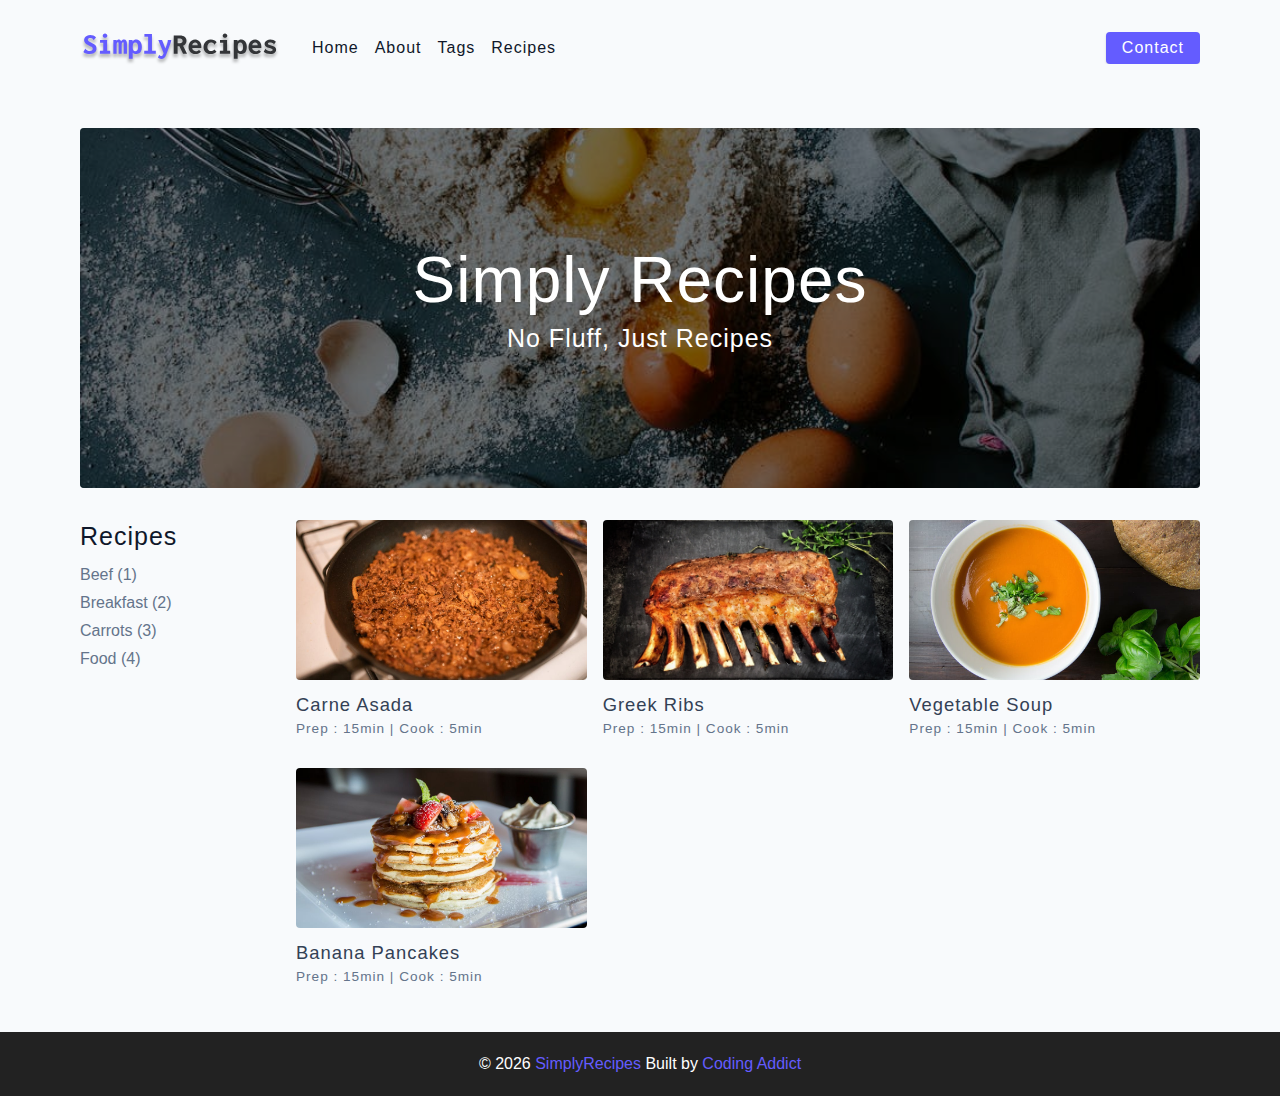
<file: final/index.html>
<!DOCTYPE html>
<html lang="en">
  <head>
    <meta charset="UTF-8" />
    <meta http-equiv="X-UA-Compatible" content="IE=edge" />
    <meta name="viewport" content="width=device-width, initial-scale=1.0" />
    <title>Simply Recipes || Final</title>
    <!-- favicon -->
    <link rel="shortcut icon" href="./assets/favicon.ico" type="image/x-icon" />
    <!-- normalize -->
    <link rel="stylesheet" href="./css/normalize.css" />
    <!-- font-awesome -->
    <link
      rel="stylesheet"
      href="https://cdnjs.cloudflare.com/ajax/libs/font-awesome/5.14.0/css/all.min.css"
    />
    <!-- main css -->
    <link rel="stylesheet" href="./css/main.css" />
  </head>
  <body>
    <!-- nav  -->
    <nav class="navbar">
      <div class="nav-center">
        <div class="nav-header">
          <a href="index.html" class="nav-logo">
            <img src="./assets/logo.svg" alt="simply recipes" />
          </a>
          <button class="nav-btn btn">
            <i class="fas fa-align-justify"></i>
          </button>
        </div>
        <div class="nav-links">
          <a href="index.html" class="nav-link"> home </a>
          <a href="about.html" class="nav-link"> about </a>
          <a href="tags.html" class="nav-link"> tags </a>
          <a href="recipes.html" class="nav-link"> recipes </a>

          <div class="nav-link contact-link">
            <a href="contact.html" class="btn"> contact </a>
          </div>
        </div>
      </div>
    </nav>
    <!-- end of nav -->
    <!-- main -->
    <main class="page">
      <!-- header -->
      <header class="hero">
        <div class="hero-container">
          <div class="hero-text">
            <h1>simply recipes</h1>
            <h4>no fluff, just recipes</h4>
          </div>
        </div>
      </header>
      <!-- end of header -->
      <section class="recipes-container">
        <!-- tag container -->
        <div class="tags-container">
          <h4>recipes</h4>
          <div class="tags-list">
            <a href="tag-template.html">Beef (1)</a>
            <a href="tag-template.html">Breakfast (2)</a>
            <a href="tag-template.html">Carrots (3)</a>
            <a href="tag-template.html">Food (4)</a>
          </div>
        </div>
        <!-- end of tag container -->
        <!-- recipes list -->
        <div class="recipes-list">
          <!-- single recipe -->
          <a href="single-recipe.html" class="recipe">
            <img
              src="./assets/recipes/recipe-1.jpeg"
              class="img recipe-img"
              alt=""
            />
            <h5>Carne Asada</h5>
            <p>Prep : 15min | Cook : 5min</p>
          </a>
          <!-- end of single recipe -->
          <!-- single recipe -->
          <a href="single-recipe.html" class="recipe">
            <img
              src="./assets/recipes/recipe-2.jpeg"
              class="img recipe-img"
              alt=""
            />
            <h5>Greek Ribs</h5>
            <p>Prep : 15min | Cook : 5min</p>
          </a>
          <!-- end of single recipe -->
          <!-- single recipe -->
          <a href="single-recipe.html" class="recipe">
            <img
              src="./assets/recipes/recipe-3.jpeg"
              class="img recipe-img"
              alt=""
            />
            <h5>Vegetable Soup</h5>
            <p>Prep : 15min | Cook : 5min</p>
          </a>
          <!-- end of single recipe -->
          <!-- single recipe -->
          <a href="single-recipe.html" class="recipe">
            <img
              src="./assets/recipes/recipe-4.jpeg"
              class="img recipe-img"
              alt=""
            />
            <h5>Banana Pancakes</h5>
            <p>Prep : 15min | Cook : 5min</p>
          </a>
          <!-- end of single recipe -->
        </div>
        <!-- end of recipes list -->
      </section>
    </main>
    <!-- end of main -->
    <!-- footer -->
    <footer class="page-footer">
      <p>
        &copy; <span id="date"></span>
        <span class="footer-logo">SimplyRecipes</span> Built by
        <a href="https://www.johnsmilga.com/">Coding Addict</a>
      </p>
    </footer>
    <script src="./js/app.js"></script>
  </body>
</html>
</file>
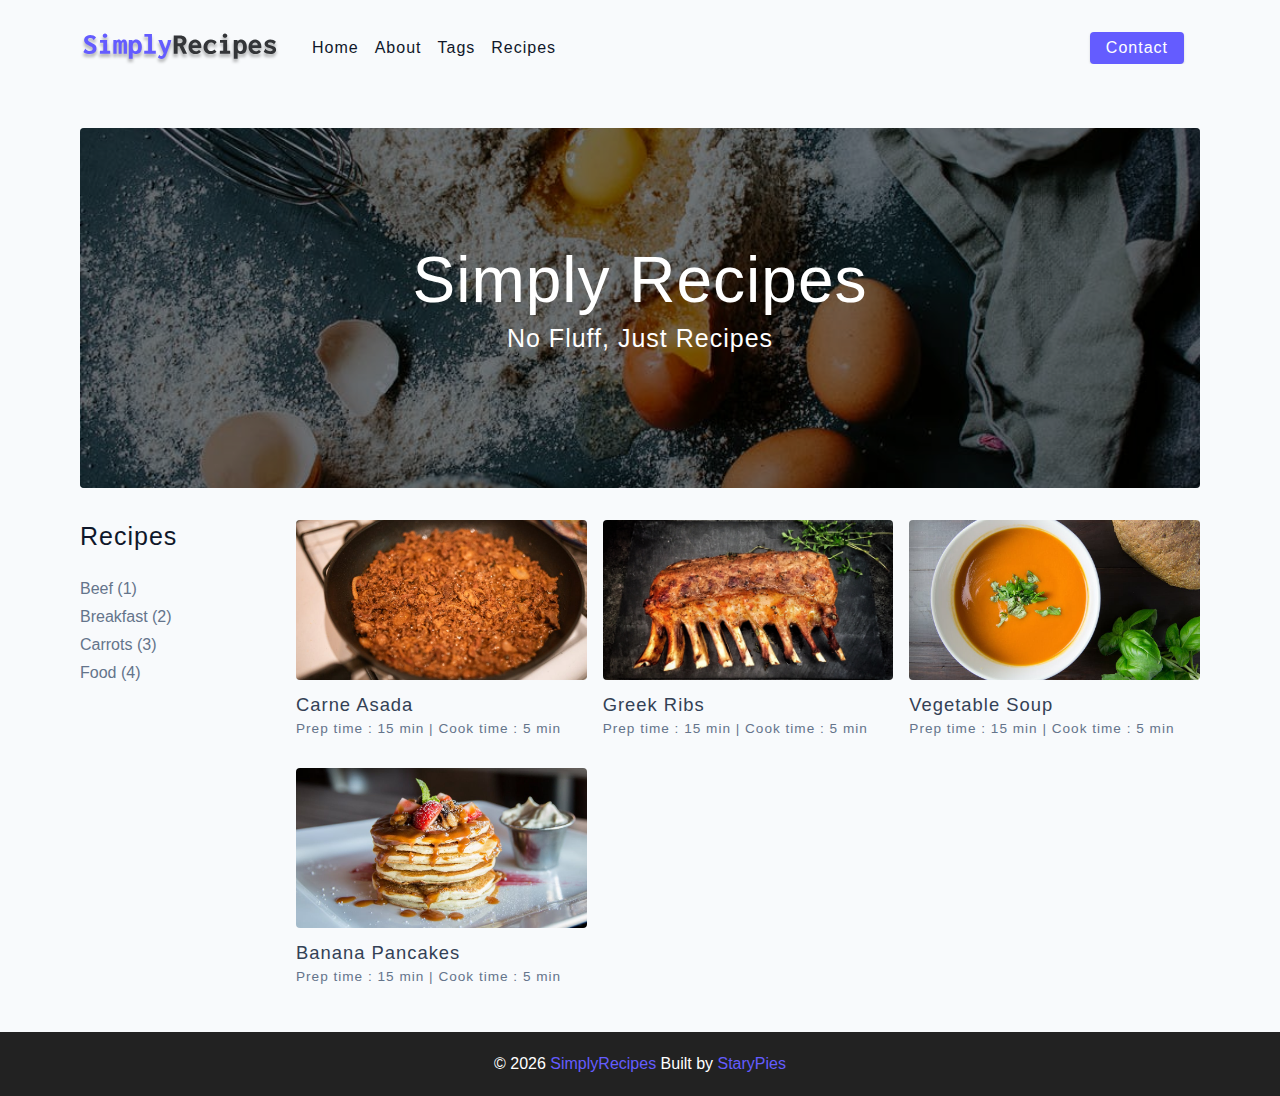
<file: starter/index.html>
<!DOCTYPE html>
<html lang="en">
  <head>
    <meta charset="UTF-8" />
    <meta http-equiv="X-UA-Compatible" content="IE=edge" />
    <meta name="viewport" content="width=device-width, initial-scale=1.0" />
    <title>Simply Recipes || Starter</title>
    <!-- favicon -->
    <link rel="shortcut icon" href="./assets/favicon.ico" type="image/x-icon" />
    <!-- normalize -->
    <link rel="stylesheet" href="./css/normalize.css" />
    <!-- font-awesome -->
    <link
      rel="stylesheet"
      href="https://cdnjs.cloudflare.com/ajax/libs/font-awesome/5.14.0/css/all.min.css"
    />
    <!-- main css -->
    <link rel="stylesheet" href="./css/main.css" />
  </head>
  <body>
   <!-- nav -->
    <nav class= "navbar">
      <div class="nav-center">
        <!-- header -->
        <div class= "nav-header">
          <a href="index.html" class= "nav-logo">
            <img src="./assets/logo.svg" alt= "simply recipes" />
          </a>
          <button type="button" class="btn nav-btn">
            <i class="fas fa-align-justify"></i>
          </button>
        </div>
        <!-- links -->
        <div class= "nav-links">
          <a href="index.html" class="nav-link">home</a>
          <a href="about.html" class="nav-link">about</a>
          <a href="tags.html" class="nav-link">tags</a>
          <a href="recipes.html" class="nav-link">recipes</a>
          <div class="nav-link contact-link">
            <a href="contact.html" class="btn">contact</a>
          </div>
        </div>
      </div>
    </nav>
   <!-- end nav -->
   <!-- main -->
    <main class="page">
      <!-- header -->
      <header class="hero">
        <div class="hero-container">
          <div class="hero-text">
            <h1>simply recipes</h1>
            <h4>no fluff, just recipes</h4>
          </div>
        </div>
      </header>
      <!-- end header -->
      <!-- recipes container -->
      <section class="recipes-container">
        <!-- tags container -->
          <div class="tags-container">
            <h4>recipes</h4>
            <div class="tags-list">
              <a href="tag-template.html"> Beef (1) </a>
              <a href="tag-template.html"> Breakfast (2) </a>
              <a href="tag-template.html"> Carrots (3) </a>
              <a href="tag-template.html"> Food (4) </a>
            </div>
          </div>
        <!-- end tags container -->

        <!-- recipes list -->
          <div class="recipes-list">
            <!-- single recipe -->
              <a href="single-recipe.html" class="recipe">
                <img src="./assets/recipes/recipe-1.jpeg" alt="food" class="img recipe-img"/>
                <h5> carne asada </h5>
                <p>Prep time : 15 min | Cook time : 5 min</p>
              </a>
            <!-- end single recipe -->
            <!-- single recipe -->
            <a href="single-recipe.html" class="recipe">
              <img src="./assets/recipes/recipe-2.jpeg" alt="food" class="img recipe-img"/>
              <h5> greek ribs </h5>
              <p>Prep time : 15 min | Cook time : 5 min</p>
            </a>
          <!-- end single recipe -->
          <!-- single recipe -->
            <a href="single-recipe.html" class="recipe">
              <img src="./assets/recipes/recipe-3.jpeg" alt="food" class="img recipe-img"/>
              <h5> vegetable soup </h5>
              <p>Prep time : 15 min | Cook time : 5 min</p>
            </a>
          <!-- end single recipe -->
          <!-- single recipe -->
            <a href="single-recipe.html" class="recipe">
              <img src="./assets/recipes/recipe-4.jpeg" alt="food" class="img recipe-img"/>
              <h5> banana pancakes</h5>
              <p>Prep time : 15 min | Cook time : 5 min</p>
            </a>
          <!-- end single recipe -->
          </div>
        <!-- end recipes list -->
      </section>
      <!-- end recipes container -->
    </main>
   <!-- end main -->
   <!-- footer -->
   <footer class="page-footer">
    <p>
      &copy; <span id="date"></span>
      <span class="footer-logo"> SimplyRecipes </span>
      Built by <a href="https://my-portfolio-smckelli.vercel.app/"> StaryPies </a>
    </p>
    </footer>
    <script src="./js/app.js"></script>
  </body>
</html>
</file>
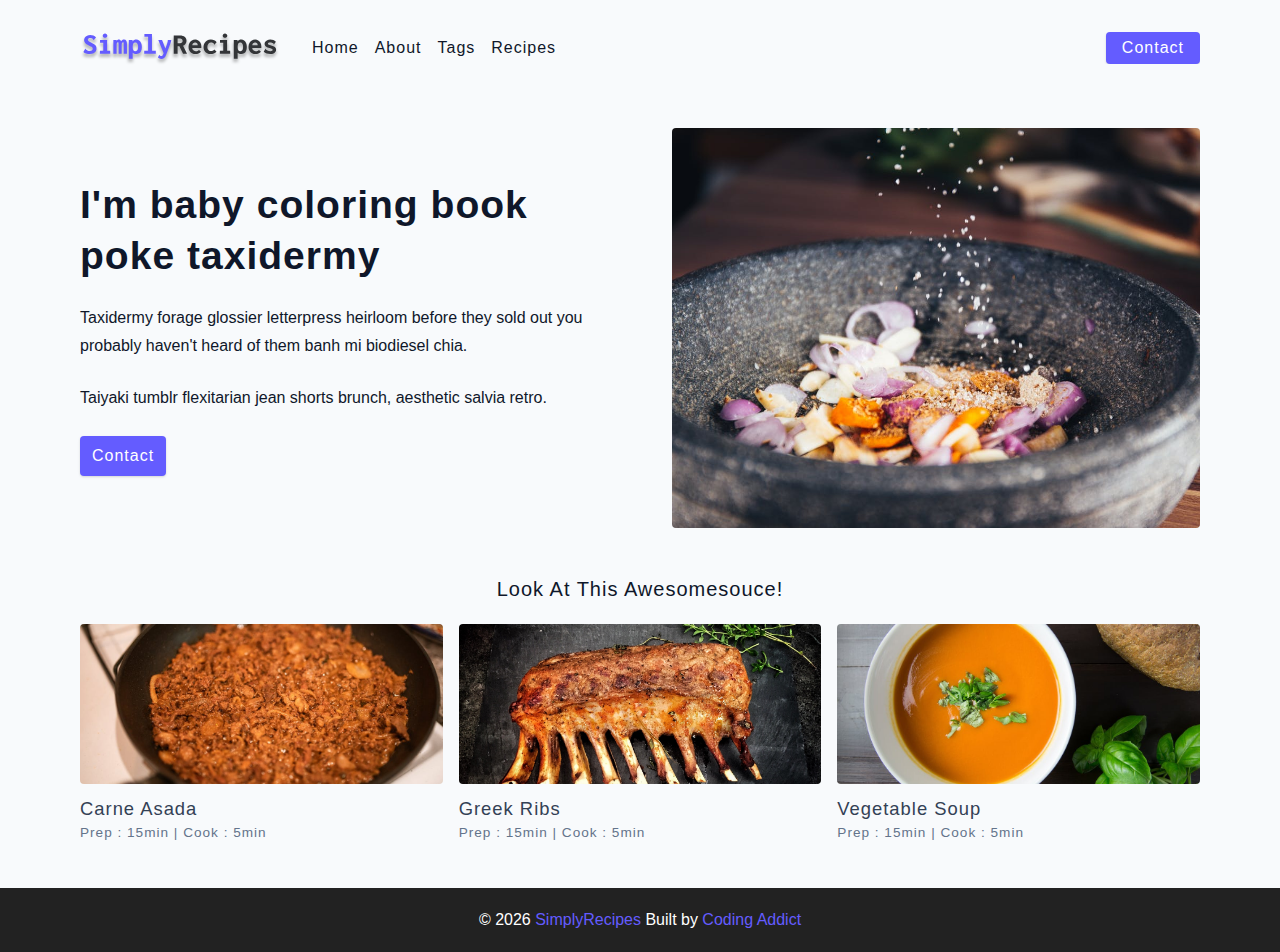
<file: final/about.html>
<!DOCTYPE html>
<html lang="en">
  <head>
    <meta charset="UTF-8" />
    <meta http-equiv="X-UA-Compatible" content="IE=edge" />
    <meta name="viewport" content="width=device-width, initial-scale=1.0" />
    <title>About || Final</title>
    <!-- favicon -->
    <link rel="shortcut icon" href="./assets/favicon.ico" type="image/x-icon" />
    <!-- normalize -->
    <link rel="stylesheet" href="./css/normalize.css" />
    <!-- font-awesome -->
    <link
      rel="stylesheet"
      href="https://cdnjs.cloudflare.com/ajax/libs/font-awesome/5.14.0/css/all.min.css"
    />
    <!-- main css -->
    <link rel="stylesheet" href="./css/main.css" />
  </head>
  <body>
    <!-- nav  -->
    <nav class="navbar">
      <div class="nav-center">
        <div class="nav-header">
          <a href="index.html" class="nav-logo">
            <img src="./assets/logo.svg" alt="simply recipes" />
          </a>
          <button class="nav-btn btn">
            <i class="fas fa-align-justify"></i>
          </button>
        </div>
        <div class="nav-links">
          <a href="index.html" class="nav-link"> home </a>
          <a href="about.html" class="nav-link"> about </a>
          <a href="tags.html" class="nav-link"> tags </a>
          <a href="recipes.html" class="nav-link"> recipes </a>

          <div class="nav-link contact-link">
            <a href="contact.html" class="btn"> contact </a>
          </div>
        </div>
      </div>
    </nav>
    <!-- end of nav -->
    <main class="page">
      <section class="about-page">
        <article>
          <h2>I'm baby coloring book poke taxidermy</h2>
          <p>
            Taxidermy forage glossier letterpress heirloom before they sold out
            you probably haven't heard of them banh mi biodiesel chia.
          </p>
          <p>
            Taiyaki tumblr flexitarian jean shorts brunch, aesthetic salvia
            retro.
          </p>
          <a href="contact.html" class="btn"> contact </a>
        </article>
        <!-- needs fixes -->
        <img
          src="./assets/about.jpeg"
          alt="Person Pouring Salt in Bowl"
          class="img about-img"
        />
      </section>
      <section class="featured-recipes">
        <h5 class="featured-title">Look At This Awesomesouce!</h5>
        <div class="recipes-list">
          <!-- single recipe -->
          <a href="single-recipe.html" class="recipe">
            <img
              src="./assets/recipes/recipe-1.jpeg"
              class="img recipe-img"
              alt=""
            />
            <h5>Carne Asada</h5>
            <p>Prep : 15min | Cook : 5min</p>
          </a>
          <!-- end of single recipe -->
          <!-- single recipe -->
          <a href="single-recipe.html" class="recipe">
            <img
              src="./assets/recipes/recipe-2.jpeg"
              class="img recipe-img"
              alt=""
            />
            <h5>Greek Ribs</h5>
            <p>Prep : 15min | Cook : 5min</p>
          </a>
          <!-- end of single recipe -->
          <!-- single recipe -->
          <a href="single-recipe.html" class="recipe">
            <img
              src="./assets/recipes/recipe-3.jpeg"
              class="img recipe-img"
              alt=""
            />
            <h5>Vegetable Soup</h5>
            <p>Prep : 15min | Cook : 5min</p>
          </a>
          <!-- end of single recipe -->
        </div>
      </section>
    </main>
    <!-- footer -->
    <footer class="page-footer">
      <p>
        &copy; <span id="date"></span>
        <span class="footer-logo">SimplyRecipes</span> Built by
        <a href="https://www.johnsmilga.com/">Coding Addict</a>
      </p>
    </footer>
    <script src="./js/app.js"></script>
  </body>
</html>
</file>
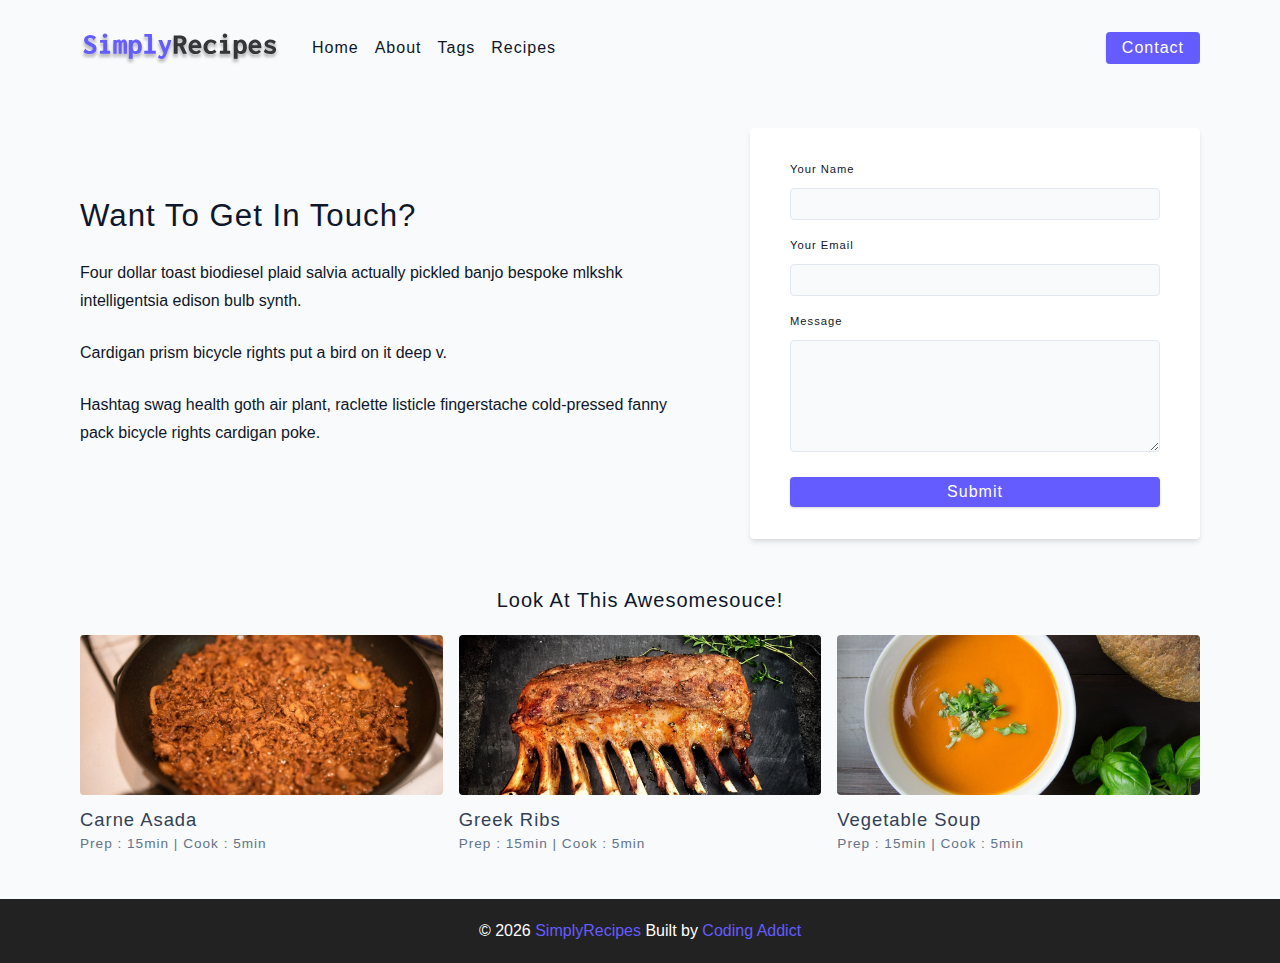
<file: final/contact.html>
<!DOCTYPE html>
<html lang="en">
  <head>
    <meta charset="UTF-8" />
    <meta http-equiv="X-UA-Compatible" content="IE=edge" />
    <meta name="viewport" content="width=device-width, initial-scale=1.0" />
    <title>Contact || Final</title>
    <!-- favicon -->
    <link rel="shortcut icon" href="./assets/favicon.ico" type="image/x-icon" />
    <!-- normalize -->
    <link rel="stylesheet" href="./css/normalize.css" />
    <!-- font-awesome -->
    <link
      rel="stylesheet"
      href="https://cdnjs.cloudflare.com/ajax/libs/font-awesome/5.14.0/css/all.min.css"
    />
    <!-- main css -->
    <link rel="stylesheet" href="./css/main.css" />
  </head>
  <body>
    <!-- nav  -->
    <nav class="navbar">
      <div class="nav-center">
        <div class="nav-header">
          <a href="index.html" class="nav-logo">
            <img src="./assets/logo.svg" alt="simply recipes" />
          </a>
          <button class="nav-btn btn">
            <i class="fas fa-align-justify"></i>
          </button>
        </div>
        <div class="nav-links">
          <a href="index.html" class="nav-link"> home </a>
          <a href="about.html" class="nav-link"> about </a>
          <a href="tags.html" class="nav-link"> tags </a>
          <a href="recipes.html" class="nav-link"> recipes </a>

          <div class="nav-link contact-link">
            <a href="contact.html" class="btn"> contact </a>
          </div>
        </div>
      </div>
    </nav>
    <!-- end of nav -->
    <main class="page">
     <section class="contact-container">
          <article class="contact-info">
            <h3>Want To Get In Touch?</h3>
            <p>
              Four dollar toast biodiesel plaid salvia actually pickled banjo
              bespoke mlkshk intelligentsia edison bulb synth.
            </p>
            <p>Cardigan prism bicycle rights put a bird on it deep v.</p>
            <p>
              Hashtag swag health goth air plant, raclette listicle fingerstache
              cold-pressed fanny pack bicycle rights cardigan poke.
            </p>
          </article>
          <article>
            <form class="form contact-form">
              <div class="form-row">
                <label html="name" class="form-label">your name</label>
                <input type="text" name="name" id="name" class="form-input" />
              </div>
              <div class="form-row">
                <label html="email" class="form-label">your email</label>
                <input type="text" name="email" id="email" class="form-input" />
              </div>
              <div class="form-row">
                <label html="message" class="form-label">message</label>
                <textarea name="message" id="message" class="form-textarea"></textarea>
              </div>
              <button type="submit" class="btn btn-block">
                submit
              </button>
            </form>
          </article>
        </section>
     <!-- featured recipes -->
       <section class="featured-recipes">
        <h5 class="featured-title">Look At This Awesomesouce!</h5>
        <div class="recipes-list">
          <!-- single recipe -->
          <a href="single-recipe.html" class="recipe">
            <img
              src="./assets/recipes/recipe-1.jpeg"
              class="img recipe-img"
              alt=""
            />
            <h5>Carne Asada</h5>
            <p>Prep : 15min | Cook : 5min</p>
          </a>
          <!-- end of single recipe -->
          <!-- single recipe -->
          <a href="single-recipe.html" class="recipe">
            <img
              src="./assets/recipes/recipe-2.jpeg"
              class="img recipe-img"
              alt=""
            />
            <h5>Greek Ribs</h5>
            <p>Prep : 15min | Cook : 5min</p>
          </a>
          <!-- end of single recipe -->
          <!-- single recipe -->
          <a href="single-recipe.html" class="recipe">
            <img
              src="./assets/recipes/recipe-3.jpeg"
              class="img recipe-img"
              alt=""
            />
            <h5>Vegetable Soup</h5>
            <p>Prep : 15min | Cook : 5min</p>
          </a>
          <!-- end of single recipe -->
        </div>
      </section>
    </main>
    <!-- footer -->
    <footer class="page-footer">
      <p>
        &copy; <span id="date"></span>
        <span class="footer-logo">SimplyRecipes</span> Built by
        <a href="https://www.johnsmilga.com/">Coding Addict</a>
      </p>
    </footer>
    <script src="./js/app.js"></script>
  </body>
</html>
</file>
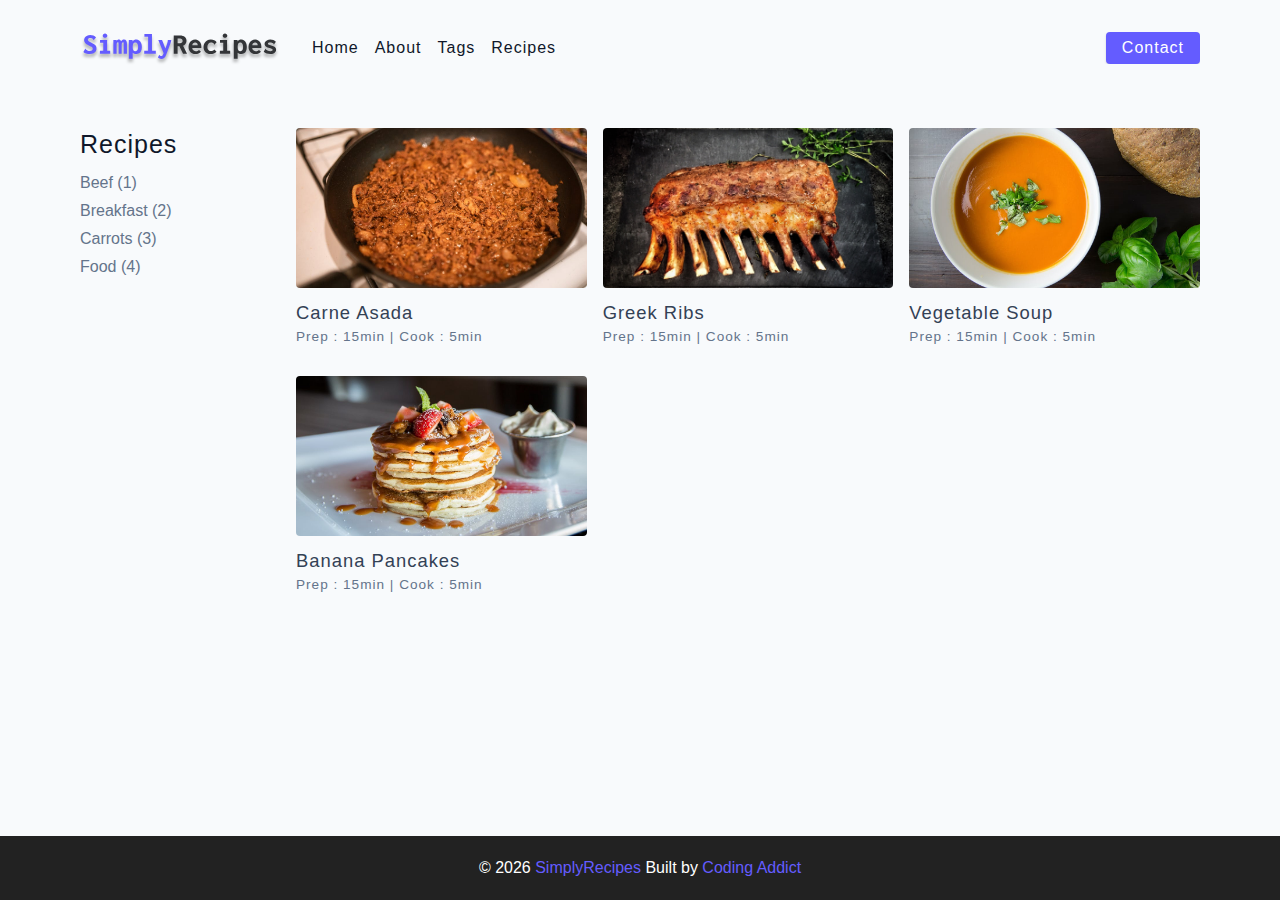
<file: final/recipes.html>
<!DOCTYPE html>
<html lang="en">
  <head>
    <meta charset="UTF-8" />
    <meta http-equiv="X-UA-Compatible" content="IE=edge" />
    <meta name="viewport" content="width=device-width, initial-scale=1.0" />
    <title>Recipes || Final</title>
    <!-- favicon -->
    <link rel="shortcut icon" href="./assets/favicon.ico" type="image/x-icon" />
    <!-- normalize -->
    <link rel="stylesheet" href="./css/normalize.css" />
    <!-- font-awesome -->
    <link
      rel="stylesheet"
      href="https://cdnjs.cloudflare.com/ajax/libs/font-awesome/5.14.0/css/all.min.css"
    />
    <!-- main css -->
    <link rel="stylesheet" href="./css/main.css" />
  </head>
  <body>
    <!-- nav  -->
    <nav class="navbar">
      <div class="nav-center">
        <div class="nav-header">
          <a href="index.html" class="nav-logo">
            <img src="./assets/logo.svg" alt="simply recipes" />
          </a>
          <button class="nav-btn btn">
            <i class="fas fa-align-justify"></i>
          </button>
        </div>
        <div class="nav-links">
          <a href="index.html" class="nav-link"> home </a>
          <a href="about.html" class="nav-link"> about </a>
          <a href="tags.html" class="nav-link"> tags </a>
          <a href="recipes.html" class="nav-link"> recipes </a>

          <div class="nav-link contact-link">
            <a href="contact.html" class="btn"> contact </a>
          </div>
        </div>
      </div>
    </nav>
    <!-- end of nav -->
    <!-- main -->
    <main class="page">
      <section class="recipes-container">
        <!-- tag container -->
        <div class="tags-container">
          <h4>recipes</h4>
          <div class="tags-list">
            <a href="tag-template.html">Beef (1)</a>
            <a href="tag-template.html">Breakfast (2)</a>
            <a href="tag-template.html">Carrots (3)</a>
            <a href="tag-template.html">Food (4)</a>
          </div>
        </div>
        <!-- end of tag container -->
        <!-- recipes list -->
        <div class="recipes-list">
          <!-- single recipe -->
          <a href="single-recipe.html" class="recipe">
            <img
              src="./assets/recipes/recipe-1.jpeg"
              class="img recipe-img"
              alt=""
            />
            <h5>Carne Asada</h5>
            <p>Prep : 15min | Cook : 5min</p>
          </a>
          <!-- end of single recipe -->
          <!-- single recipe -->
          <a href="single-recipe.html" class="recipe">
            <img
              src="./assets/recipes/recipe-2.jpeg"
              class="img recipe-img"
              alt=""
            />
            <h5>Greek Ribs</h5>
            <p>Prep : 15min | Cook : 5min</p>
          </a>
          <!-- end of single recipe -->
          <!-- single recipe -->
          <a href="single-recipe.html" class="recipe">
            <img
              src="./assets/recipes/recipe-3.jpeg"
              class="img recipe-img"
              alt=""
            />
            <h5>Vegetable Soup</h5>
            <p>Prep : 15min | Cook : 5min</p>
          </a>
          <!-- end of single recipe -->
          <!-- single recipe -->
          <a href="single-recipe.html" class="recipe">
            <img
              src="./assets/recipes/recipe-4.jpeg"
              class="img recipe-img"
              alt=""
            />
            <h5>Banana Pancakes</h5>
            <p>Prep : 15min | Cook : 5min</p>
          </a>
          <!-- end of single recipe -->
        </div>
      </section>
    </main>
    <!-- end of main -->
    <!-- footer -->
    <footer class="page-footer">
      <p>
        &copy; <span id="date"></span>
        <span class="footer-logo">SimplyRecipes</span> Built by
        <a href="https://www.johnsmilga.com/">Coding Addict</a>
      </p>
    </footer>
    <script src="./js/app.js"></script>
  </body>
</html>
</file>
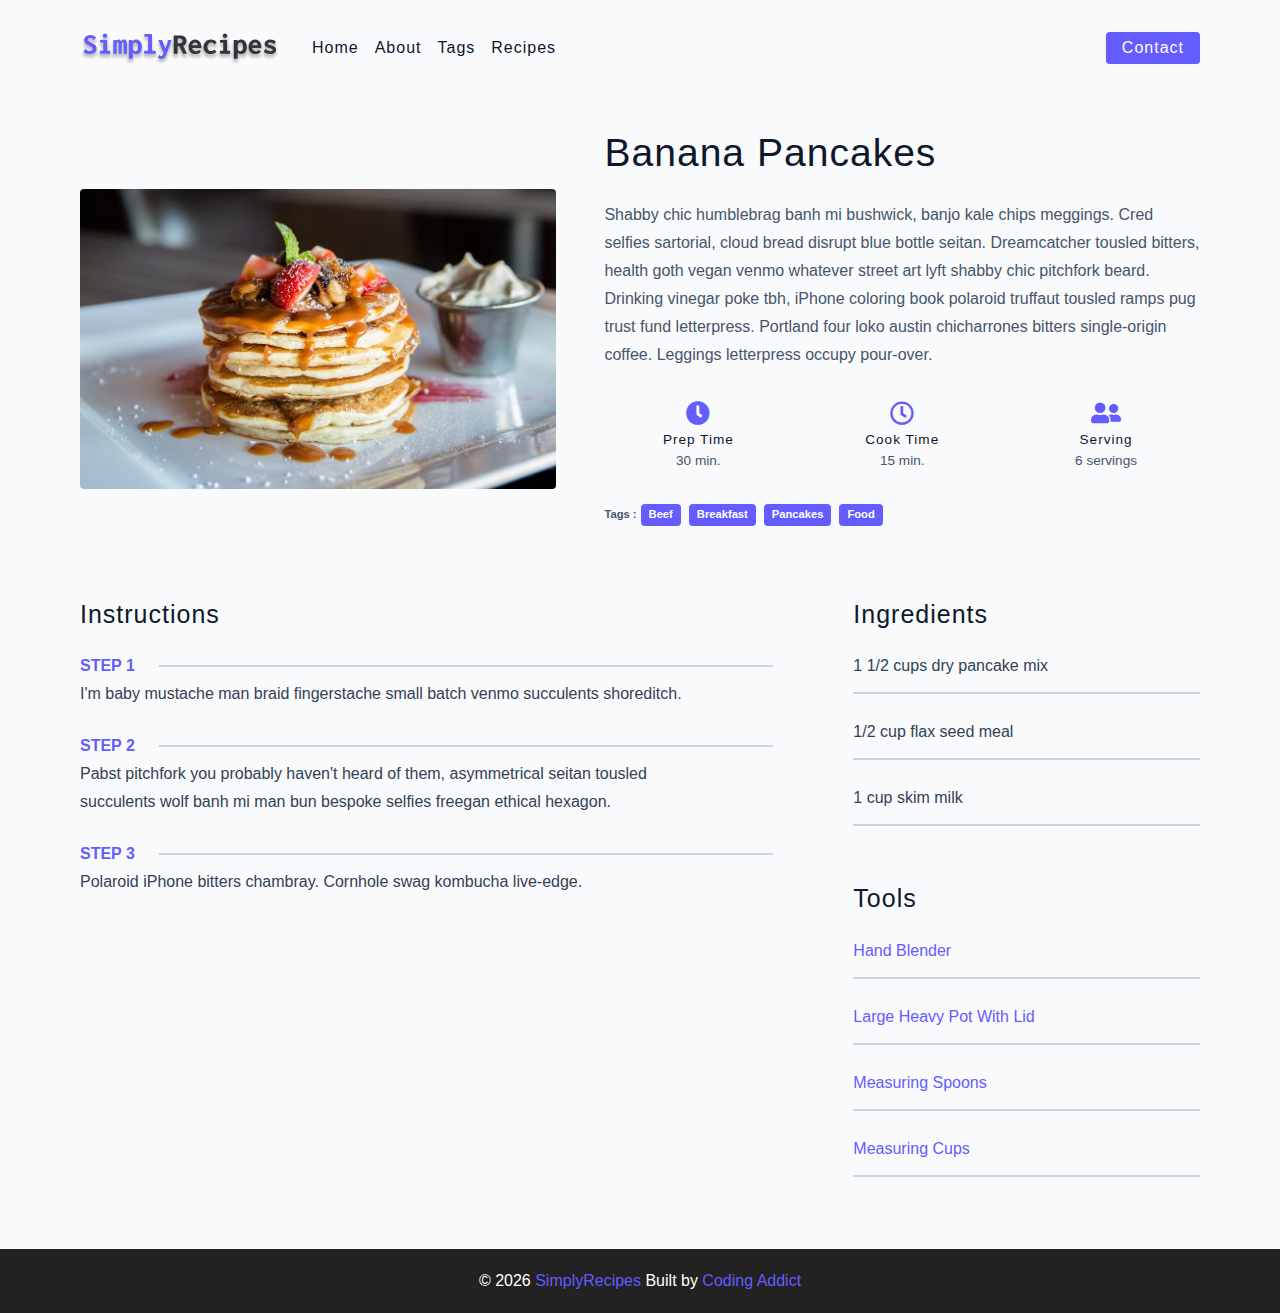
<file: final/single-recipe.html>
<!DOCTYPE html>
<html lang="en">
  <head>
    <meta charset="UTF-8" />
    <meta http-equiv="X-UA-Compatible" content="IE=edge" />
    <meta name="viewport" content="width=device-width, initial-scale=1.0" />
    <title>Single Recipe || Final</title>
    <!-- favicon -->
    <link rel="shortcut icon" href="./assets/favicon.ico" type="image/x-icon" />
    <!-- normalize -->
    <link rel="stylesheet" href="./css/normalize.css" />
    <!-- font-awesome -->
    <link
      rel="stylesheet"
      href="https://cdnjs.cloudflare.com/ajax/libs/font-awesome/5.14.0/css/all.min.css"
    />
    <!-- main css -->
    <link rel="stylesheet" href="./css/main.css" />
  </head>
  <body>
    <!-- nav  -->
    <nav class="navbar">
      <div class="nav-center">
        <div class="nav-header">
          <a href="index.html" class="nav-logo">
            <img src="./assets/logo.svg" alt="simply recipes" />
          </a>
          <button class="nav-btn btn">
            <i class="fas fa-align-justify"></i>
          </button>
        </div>
        <div class="nav-links">
          <a href="index.html" class="nav-link"> home </a>
          <a href="about.html" class="nav-link"> about </a>
          <a href="tags.html" class="nav-link"> tags </a>
          <a href="recipes.html" class="nav-link"> recipes </a>

          <div class="nav-link contact-link">
            <a href="contact.html" class="btn"> contact </a>
          </div>
        </div>
      </div>
    </nav>
    <!-- end of nav -->
    <main class="page">
      <div class="recipe-page">
        <section class="recipe-hero">
          <img
            src="./assets/recipes/recipe-4.jpeg"
            class="img recipe-hero-img"
          />
          <article class="recipe-info">
            <h2>Banana Pancakes</h2>
            <p>
              Shabby chic humblebrag banh mi bushwick, banjo kale chips
              meggings. Cred selfies sartorial, cloud bread disrupt blue bottle
              seitan. Dreamcatcher tousled bitters, health goth vegan venmo
              whatever street art lyft shabby chic pitchfork beard. Drinking
              vinegar poke tbh, iPhone coloring book polaroid truffaut tousled
              ramps pug trust fund letterpress. Portland four loko austin
              chicharrones bitters single-origin coffee. Leggings letterpress
              occupy pour-over.
            </p>
            <div class="recipe-icons">
              <article>
                <i class="fas fa-clock"></i>
                <h5>prep time</h5>
                <p>30 min.</p>
              </article>
              <article>
                <i class="far fa-clock"></i>
                <h5>cook time</h5>
                <p>15 min.</p>
              </article>
              <article>
                <i class="fas fa-user-friends"></i>
                <h5>serving</h5>
                <p>6 servings</p>
              </article>
            </div>
            <p class="recipe-tags">
              Tags : <a href="tag-template.html">beef</a>
              <a href="tag-template.html">breakfast</a>
              <a href="tag-template.html">pancakes</a>
              <a href="tag-template.html">food</a>
            </p>
          </article>
        </section>
        <!-- content -->
        <section class="recipe-content">
          <article>
            <h4>instructions</h4>
            <!-- single instruction -->
            <div class="single-instruction">
              <header>
                <p>step 1</p>
                <div></div>
              </header>
              <p>
                I'm baby mustache man braid fingerstache small batch venmo
                succulents shoreditch.
              </p>
            </div>
            <!-- end of single instruction -->
            <!-- single instruction -->
            <div class="single-instruction">
              <header>
                <p>step 2</p>
                <div></div>
              </header>
              <p>
                Pabst pitchfork you probably haven't heard of them, asymmetrical
                seitan tousled succulents wolf banh mi man bun bespoke selfies
                freegan ethical hexagon.
              </p>
            </div>
            <!-- end of single instruction -->
            <!-- single instruction -->
            <div class="single-instruction">
              <header>
                <p>step 3</p>
                <div></div>
              </header>
              <p>
                Polaroid iPhone bitters chambray. Cornhole swag kombucha
                live-edge.
              </p>
            </div>
            <!-- end of single instruction -->
          </article>
          <article class="second-column">
            <div>
              <h4>ingredients</h4>
              <p class="single-ingredient">1 1/2 cups dry pancake mix</p>
              <p class="single-ingredient">1/2 cup flax seed meal</p>
              <p class="single-ingredient">1 cup skim milk</p>
            </div>
            <div>
              <h4>tools</h4>
              <p class="single-tool">Hand Blender</p>
              <p class="single-tool">Large Heavy Pot With Lid</p>
              <p class="single-tool">Measuring Spoons</p>
              <p class="single-tool">Measuring Cups</p>
            </div>
          </article>
        </section>
      </div>
    </main>
    <!-- footer -->
    <footer class="page-footer">
      <p>
        &copy; <span id="date"></span>
        <span class="footer-logo">SimplyRecipes</span> Built by
        <a href="https://www.johnsmilga.com/">Coding Addict</a>
      </p>
    </footer>
    <script src="./js/app.js"></script>
  </body>
</html>
</file>
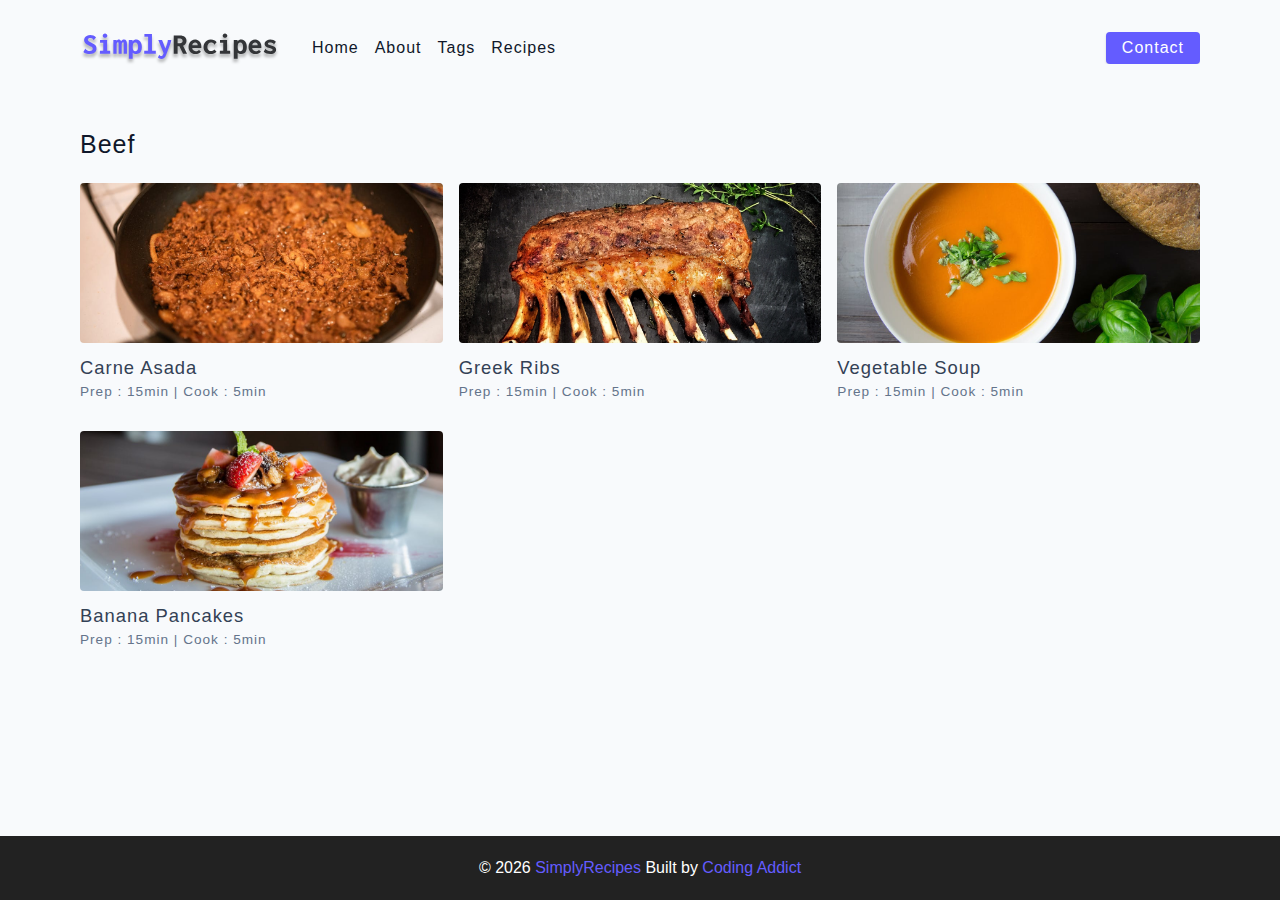
<file: final/tag-template.html>
<!DOCTYPE html>
<html lang="en">
  <head>
    <meta charset="UTF-8" />
    <meta http-equiv="X-UA-Compatible" content="IE=edge" />
    <meta name="viewport" content="width=device-width, initial-scale=1.0" />
    <title>Recipe Template || Final</title>
    <!-- favicon -->
    <link rel="shortcut icon" href="./assets/favicon.ico" type="image/x-icon" />
    <!-- normalize -->
    <link rel="stylesheet" href="./css/normalize.css" />
    <!-- font-awesome -->
    <link
      rel="stylesheet"
      href="https://cdnjs.cloudflare.com/ajax/libs/font-awesome/5.14.0/css/all.min.css"
    />
    <!-- main css -->
    <link rel="stylesheet" href="./css/main.css" />
  </head>
  <body>
    <!-- nav  -->
    <nav class="navbar">
      <div class="nav-center">
        <div class="nav-header">
          <a href="index.html" class="nav-logo">
            <img src="./assets/logo.svg" alt="simply recipes" />
          </a>
          <button class="nav-btn btn">
            <i class="fas fa-align-justify"></i>
          </button>
        </div>
        <div class="nav-links">
          <a href="index.html" class="nav-link"> home </a>
          <a href="about.html" class="nav-link"> about </a>
          <a href="tags.html" class="nav-link"> tags </a>
          <a href="recipes.html" class="nav-link"> recipes </a>

          <div class="nav-link contact-link">
            <a href="contact.html" class="btn"> contact </a>
          </div>
        </div>
      </div>
    </nav>
    <!-- end of nav -->
    <main class="page">
      <div class="featured-recipes">
        <h4>Beef</h4>
          <!-- recipes list -->
        <div class="recipes-list">
          <!-- single recipe -->
          <a href="single-recipe.html" class="recipe">
            <img
              src="./assets/recipes/recipe-1.jpeg"
              class="img recipe-img"
              alt=""
            />
            <h5>Carne Asada</h5>
            <p>Prep : 15min | Cook : 5min</p>
          </a>
          <!-- end of single recipe -->
          <!-- single recipe -->
          <a href="single-recipe.html" class="recipe">
            <img
              src="./assets/recipes/recipe-2.jpeg"
              class="img recipe-img"
              alt=""
            />
            <h5>Greek Ribs</h5>
            <p>Prep : 15min | Cook : 5min</p>
          </a>
          <!-- end of single recipe -->
          <!-- single recipe -->
          <a href="single-recipe.html" class="recipe">
            <img
              src="./assets/recipes/recipe-3.jpeg"
              class="img recipe-img"
              alt=""
            />
            <h5>Vegetable Soup</h5>
            <p>Prep : 15min | Cook : 5min</p>
          </a>
          <!-- end of single recipe -->
          <!-- single recipe -->
          <a href="single-recipe.html" class="recipe">
            <img
              src="./assets/recipes/recipe-4.jpeg"
              class="img recipe-img"
              alt=""
            />
            <h5>Banana Pancakes</h5>
            <p>Prep : 15min | Cook : 5min</p>
          </a>
          <!-- end of single recipe -->
        </div>
        <!-- end of recipe list -->
      </div>
          
    </main>
    <!-- footer -->
    <footer class="page-footer">
      <p>
        &copy; <span id="date"></span>
        <span class="footer-logo">SimplyRecipes</span> Built by
        <a href="https://www.johnsmilga.com/">Coding Addict</a>
      </p>
    </footer>
    <script src="./js/app.js"></script>
  </body>
</html>
</file>
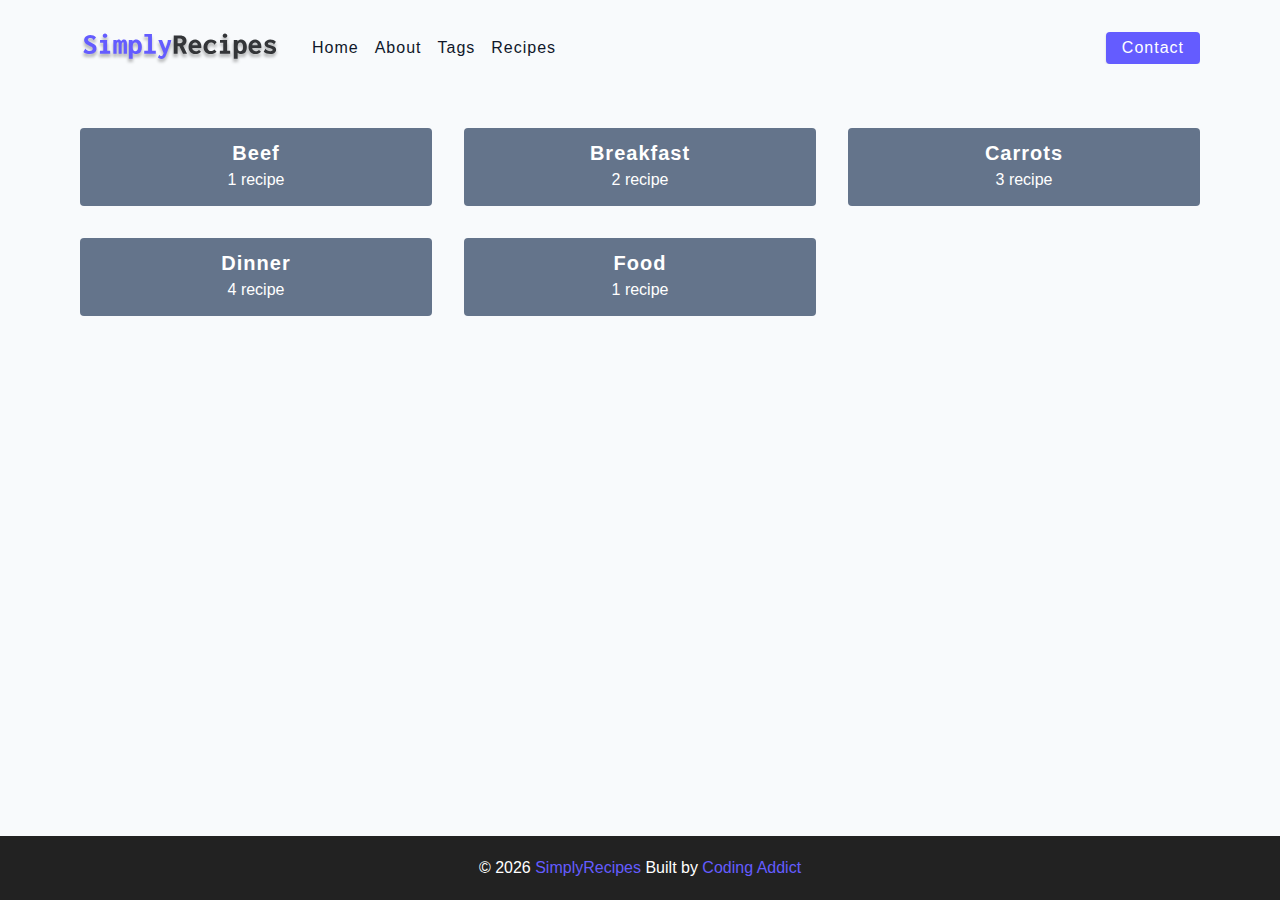
<file: final/tags.html>
<!DOCTYPE html>
<html lang="en">
  <head>
    <meta charset="UTF-8" />
    <meta http-equiv="X-UA-Compatible" content="IE=edge" />
    <meta name="viewport" content="width=device-width, initial-scale=1.0" />
    <title>Tags || Final</title>
    <!-- favicon -->
    <link rel="shortcut icon" href="./assets/favicon.ico" type="image/x-icon" />
    <!-- normalize -->
    <link rel="stylesheet" href="./css/normalize.css" />
    <!-- font-awesome -->
    <link
      rel="stylesheet"
      href="https://cdnjs.cloudflare.com/ajax/libs/font-awesome/5.14.0/css/all.min.css"
    />
    <!-- main css -->
    <link rel="stylesheet" href="./css/main.css" />
  </head>
  <body>
    <!-- nav  -->
    <nav class="navbar">
      <div class="nav-center">
        <div class="nav-header">
          <a href="index.html" class="nav-logo">
            <img src="./assets/logo.svg" alt="simply recipes" />
          </a>
          <button class="nav-btn btn">
            <i class="fas fa-align-justify"></i>
          </button>
        </div>
        <div class="nav-links">
          <a href="index.html" class="nav-link"> home </a>
          <a href="about.html" class="nav-link"> about </a>
          <a href="tags.html" class="nav-link"> tags </a>
          <a href="recipes.html" class="nav-link"> recipes </a>

          <div class="nav-link contact-link">
            <a href="contact.html" class="btn"> contact </a>
          </div>
        </div>
      </div>
    </nav>
    <!-- end of nav -->
    <main class="page">
         <section class="tags-wrapper">
          <!-- single tag -->
              <a href="tag-template.html" class="tag">
                <h5>beef</h5>
                <p>1 recipe</p>
              </a>
            <!-- end of single tag -->
          <!-- single tag -->
              <a href="tag-template.html" class="tag">
                <h5>breakfast</h5>
                <p>2 recipe</p>
              </a>
            <!-- end of single tag -->
          <!-- single tag -->
              <a href="tag-template.html" class="tag">
                <h5>carrots</h5>
                <p>3 recipe</p>
              </a>
            <!-- end of single tag -->
          <!-- single tag -->
              <a href="tag-template.html" class="tag">
                <h5>dinner</h5>
                <p>4 recipe</p>
              </a>
            <!-- end of single tag -->
          <!-- single tag -->
              <a href="tag-template.html" class="tag">
                <h5>food</h5>
                <p>1 recipe</p>
              </a>
            <!-- end of single tag -->
        </section>
    </main>
    <!-- footer -->
    <footer class="page-footer">
      <p>
        &copy; <span id="date"></span>
        <span class="footer-logo">SimplyRecipes</span> Built by
        <a href="https://www.johnsmilga.com/">Coding Addict</a>
      </p>
    </footer>
    <script src="./js/app.js"></script>
  </body>
</html>
</file>
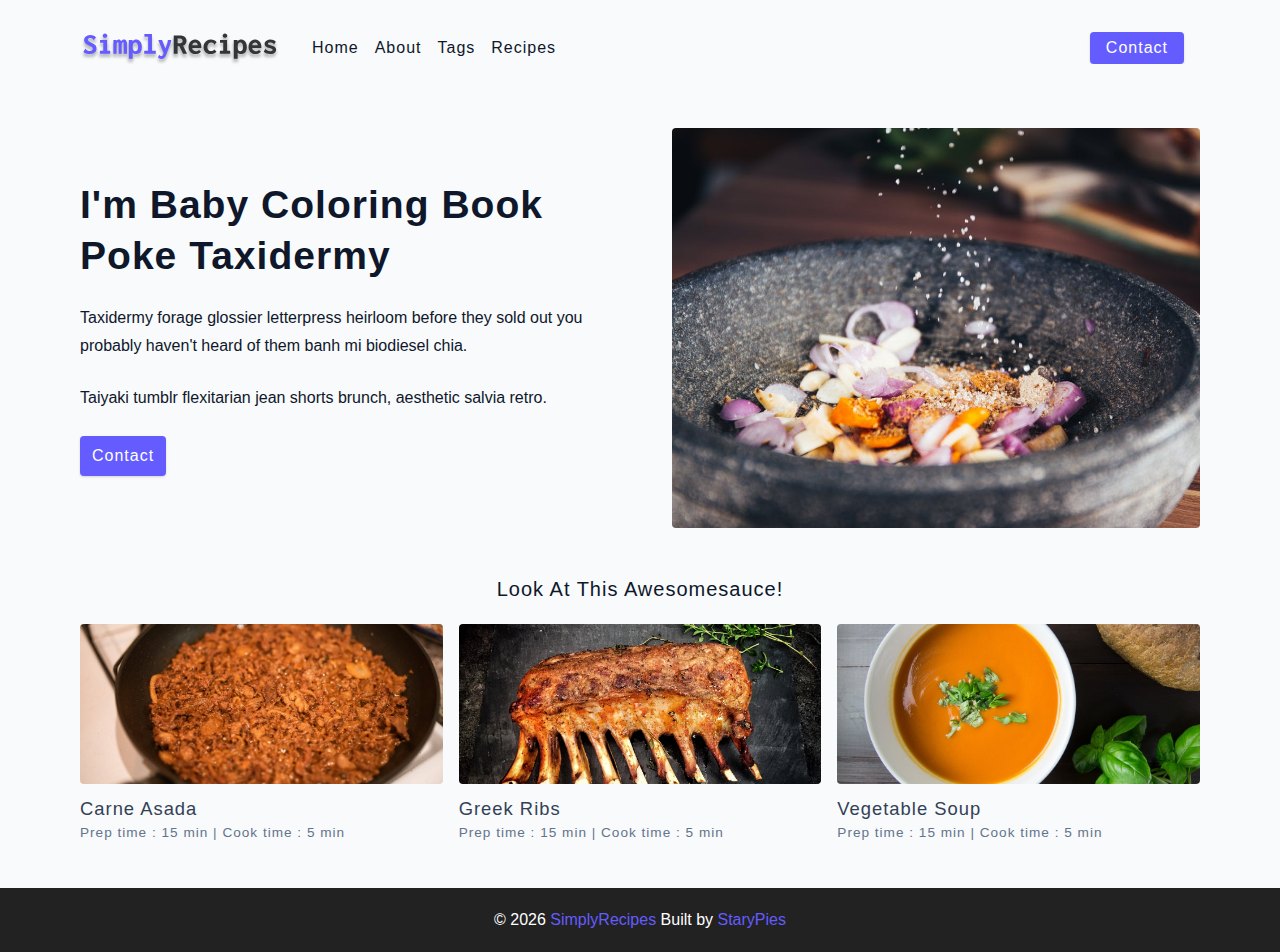
<file: starter/about.html>
<!DOCTYPE html>
<html lang="en">
  <head>
    <meta charset="UTF-8" />
    <meta http-equiv="X-UA-Compatible" content="IE=edge" />
    <meta name="viewport" content="width=device-width, initial-scale=1.0" />
    <title>About || Starter</title>
    <!-- favicon -->
    <link rel="shortcut icon" href="./assets/favicon.ico" type="image/x-icon" />
    <!-- normalize -->
    <link rel="stylesheet" href="./css/normalize.css" />
    <!-- font-awesome -->
    <link
      rel="stylesheet"
      href="https://cdnjs.cloudflare.com/ajax/libs/font-awesome/5.14.0/css/all.min.css"
    />
    <!-- main css -->
    <link rel="stylesheet" href="./css/main.css" />
  </head>
  <body>
    
    <!-- nav -->
      <nav class= "navbar">
        <div class="nav-center">
          <!-- header -->
          <div class= "nav-header">
            <a href="index.html" class= "nav-logo">
              <img src="./assets/logo.svg" alt= "simply recipes" />
            </a>
            <button type="button" class="btn nav-btn">
              <i class="fas fa-align-justify"></i>
            </button>
          </div>
          <!-- links -->
          <div class= "nav-links">
            <a href="index.html" class="nav-link">home</a>
            <a href="about.html" class="nav-link">about</a>
            <a href="tags.html" class="nav-link">tags</a>
            <a href="recipes.html" class="nav-link">recipes</a>
            <div class="nav-link contact-link">
              <a href="contact.html" class="btn">contact</a>
            </div>
          </div>
        </div>
      </nav>
    <!-- end nav -->

    <!-- main -->
      <main class="page">
        <section class="about-page">
          <article>
            <h2>I'm baby coloring book poke taxidermy</h2>
            <p>
              Taxidermy forage glossier letterpress heirloom before they sold out
              you probably haven't heard of them banh mi biodiesel chia.
            </p>
            <p>
              Taiyaki tumblr flexitarian jean shorts brunch, aesthetic salvia
              retro.
            </p>
            <a href="contact.html" class="btn">contact</a>
          </article>
          <img src="./assets/about.jpeg" alt="pouring salt" class="img about-img">
        </section>
        <section class="featured-recipes">
          <h5 class="featured-title">Look at this Awesomesauce!</h5>
                 <!-- recipes list -->
                 <div class="recipes-list">
                  <!-- single recipe -->
                    <a href="single-recipe.html" class="recipe">
                      <img src="./assets/recipes/recipe-1.jpeg" alt="food" class="img recipe-img"/>
                      <h5> carne asada </h5>
                      <p>Prep time : 15 min | Cook time : 5 min</p>
                    </a>
                  <!-- end single recipe -->
                  <!-- single recipe -->
                  <a href="single-recipe.html" class="recipe">
                    <img src="./assets/recipes/recipe-2.jpeg" alt="food" class="img recipe-img"/>
                    <h5> greek ribs </h5>
                    <p>Prep time : 15 min | Cook time : 5 min</p>
                  </a>
                <!-- end single recipe -->
                <!-- single recipe -->
                  <a href="single-recipe.html" class="recipe">
                    <img src="./assets/recipes/recipe-3.jpeg" alt="food" class="img recipe-img"/>
                    <h5> vegetable soup </h5>
                    <p>Prep time : 15 min | Cook time : 5 min</p>
                  </a>
                <!-- end single recipe -->
                </div>
              <!-- end recipes list -->
        </section>
      </main>
    <!-- end main -->
    <!-- footer -->
    <footer class="page-footer">
      <p>
        &copy; <span id="date"></span>
        <span class="footer-logo"> SimplyRecipes </span>
        Built by <a href="https://my-portfolio-smckelli.vercel.app/"> StaryPies </a>
      </p>
    </footer>
      <script src="./js/app.js"></script>
  </body>
</html>
</file>
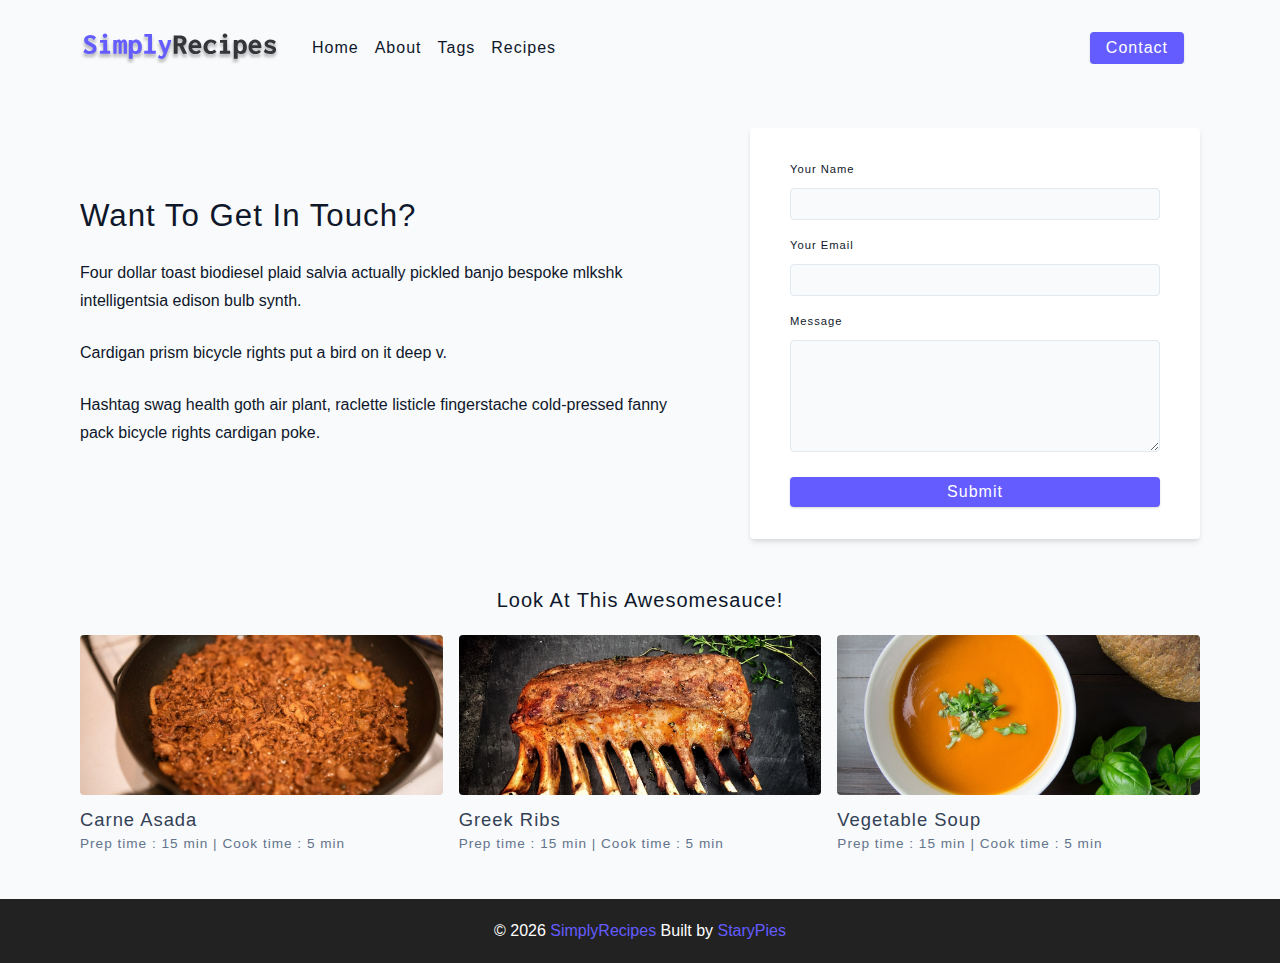
<file: starter/contact.html>
<!DOCTYPE html>
<html lang="en">
  <head>
    <meta charset="UTF-8" />
    <meta http-equiv="X-UA-Compatible" content="IE=edge" />
    <meta name="viewport" content="width=device-width, initial-scale=1.0" />
    <title>Contact || Starter</title>
    <!-- favicon -->
    <link rel="shortcut icon" href="./assets/favicon.ico" type="image/x-icon" />
    <!-- normalize -->
    <link rel="stylesheet" href="./css/normalize.css" />
    <!-- font-awesome -->
    <link
      rel="stylesheet"
      href="https://cdnjs.cloudflare.com/ajax/libs/font-awesome/5.14.0/css/all.min.css"
    />
    <!-- main css -->
    <link rel="stylesheet" href="./css/main.css" />
  </head>
  <body>
   <!-- nav -->
   <nav class= "navbar">
    <div class="nav-center">
      <!-- header -->
      <div class= "nav-header">
        <a href="index.html" class= "nav-logo">
          <img src="./assets/logo.svg" alt= "simply recipes" />
        </a>
        <button type="button" class="btn nav-btn">
          <i class="fas fa-align-justify"></i>
        </button>
      </div>
      <!-- links -->
      <div class= "nav-links">
        <a href="index.html" class="nav-link">home</a>
        <a href="about.html" class="nav-link">about</a>
        <a href="tags.html" class="nav-link">tags</a>
        <a href="recipes.html" class="nav-link">recipes</a>
        <div class="nav-link contact-link">
          <a href="contact.html" class="btn">contact</a>
        </div>
      </div>
    </div>
  </nav>
 <!-- end nav -->
 
 <!-- main -->
  <main class="page">
    <section class="contact-container">
      <article class="contact-info">
        <h3>Want to get in touch?</h3>
        <p>
          Four dollar toast biodiesel plaid salvia actually pickled banjo
          bespoke mlkshk intelligentsia edison bulb synth.
        </p>
        <p>Cardigan prism bicycle rights put a bird on it deep v.</p>
        <p>
          Hashtag swag health goth air plant, raclette listicle fingerstache
          cold-pressed fanny pack bicycle rights cardigan poke.
        </p>
      </article>
      <article>
        <form class="form contact-form">
          <!-- single form row -->
          <div class="form-row">
            <label for="name" class="form-label">your name</label>
            <input type="text" name="name" id="name" class="form-input">
          </div>
          <!-- end single form row -->
          <!-- single form row -->
          <div class="form-row">
            <label for="email" class="form-label">your email</label>
            <input type="email" name="name" id="email" class="form-input">
          </div>
          <!-- end single form row -->
          <!-- single form row -->
          <div class="form-row">
            <label for="message" class="form-label">message</label>
            <textarea 
              name="message" 
              id="message"
              class="form-textarea"
              ></textarea>
          </div>
          <button type="submit" class="btn btn-block">submit</button>
          <!-- end single form row -->
                  
                  
        </form>
      </article>
    </section>
    <section class="featured-recipes">
      <h5 class="featured-title">Look at this Awesomesauce!</h5>
             <!-- recipes list -->
             <div class="recipes-list">
              <!-- single recipe -->
                <a href="single-recipe.html" class="recipe">
                  <img src="./assets/recipes/recipe-1.jpeg" alt="food" class="img recipe-img"/>
                  <h5> carne asada </h5>
                  <p>Prep time : 15 min | Cook time : 5 min</p>
                </a>
              <!-- end single recipe -->
              <!-- single recipe -->
              <a href="single-recipe.html" class="recipe">
                <img src="./assets/recipes/recipe-2.jpeg" alt="food" class="img recipe-img"/>
                <h5> greek ribs </h5>
                <p>Prep time : 15 min | Cook time : 5 min</p>
              </a>
            <!-- end single recipe -->
            <!-- single recipe -->
              <a href="single-recipe.html" class="recipe">
                <img src="./assets/recipes/recipe-3.jpeg" alt="food" class="img recipe-img"/>
                <h5> vegetable soup </h5>
                <p>Prep time : 15 min | Cook time : 5 min</p>
              </a>
            <!-- end single recipe -->
            </div>
          <!-- end recipes list -->
    </section>
  </main>
 <!-- end main -->
 <!-- footer -->
 <footer class="page-footer">
  <p>
    &copy; <span id="date"></span>
    <span class="footer-logo"> SimplyRecipes </span>
    Built by <a href="https://my-portfolio-smckelli.vercel.app/"> StaryPies </a>
  </p>
  </footer>
  <script src="./js/app.js"></script>
</body>
</html>
</file>
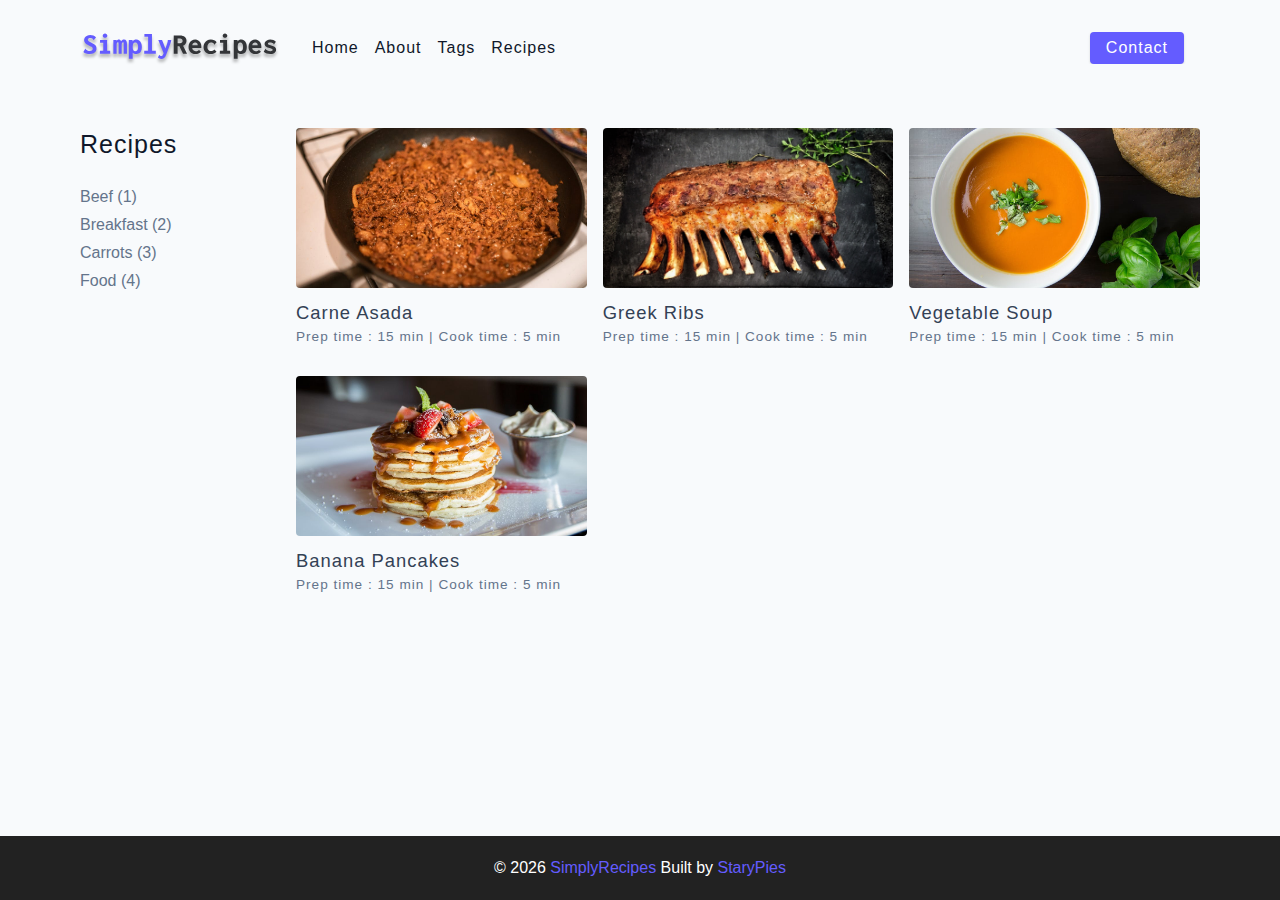
<file: starter/recipes.html>
<!DOCTYPE html>
<html lang="en">
  <head>
    <meta charset="UTF-8" />
    <meta http-equiv="X-UA-Compatible" content="IE=edge" />
    <meta name="viewport" content="width=device-width, initial-scale=1.0" />
    <title>Recipes || Starter</title>
    <!-- favicon -->
    <link rel="shortcut icon" href="./assets/favicon.ico" type="image/x-icon" />
    <!-- normalize -->
    <link rel="stylesheet" href="./css/normalize.css" />
    <!-- font-awesome -->
    <link
      rel="stylesheet"
      href="https://cdnjs.cloudflare.com/ajax/libs/font-awesome/5.14.0/css/all.min.css"
    />
    <!-- main css -->
    <link rel="stylesheet" href="./css/main.css" />
  </head>
  <body>
   <!-- nav -->
   <nav class= "navbar">
    <div class="nav-center">
      <!-- header -->
      <div class= "nav-header">
        <a href="index.html" class= "nav-logo">
          <img src="./assets/logo.svg" alt= "simply recipes" />
        </a>
        <button type="button" class="btn nav-btn">
          <i class="fas fa-align-justify"></i>
        </button>
      </div>
      <!-- links -->
      <div class= "nav-links">
        <a href="index.html" class="nav-link">home</a>
        <a href="about.html" class="nav-link">about</a>
        <a href="tags.html" class="nav-link">tags</a>
        <a href="recipes.html" class="nav-link">recipes</a>
        <div class="nav-link contact-link">
          <a href="contact.html" class="btn">contact</a>
        </div>
      </div>
    </div>
  </nav>
 <!-- end nav -->

 <!-- main -->
  <main class="page">
          <!-- recipes container -->
          <section class="recipes-container">
            <!-- tags container -->
              <div class="tags-container">
                <h4>recipes</h4>
                <div class="tags-list">
                  <a href="tag-template.html"> Beef (1) </a>
                  <a href="tag-template.html"> Breakfast (2) </a>
                  <a href="tag-template.html"> Carrots (3) </a>
                  <a href="tag-template.html"> Food (4) </a>
                </div>
              </div>
            <!-- end tags container -->
    
            <!-- recipes list -->
              <div class="recipes-list">
                <!-- single recipe -->
                  <a href="single-recipe.html" class="recipe">
                    <img src="./assets/recipes/recipe-1.jpeg" alt="food" class="img recipe-img"/>
                    <h5> carne asada </h5>
                    <p>Prep time : 15 min | Cook time : 5 min</p>
                  </a>
                <!-- end single recipe -->
                <!-- single recipe -->
                <a href="single-recipe.html" class="recipe">
                  <img src="./assets/recipes/recipe-2.jpeg" alt="food" class="img recipe-img"/>
                  <h5> greek ribs </h5>
                  <p>Prep time : 15 min | Cook time : 5 min</p>
                </a>
              <!-- end single recipe -->
              <!-- single recipe -->
                <a href="single-recipe.html" class="recipe">
                  <img src="./assets/recipes/recipe-3.jpeg" alt="food" class="img recipe-img"/>
                  <h5> vegetable soup </h5>
                  <p>Prep time : 15 min | Cook time : 5 min</p>
                </a>
              <!-- end single recipe -->
              <!-- single recipe -->
                <a href="single-recipe.html" class="recipe">
                  <img src="./assets/recipes/recipe-4.jpeg" alt="food" class="img recipe-img"/>
                  <h5> banana pancakes</h5>
                  <p>Prep time : 15 min | Cook time : 5 min</p>
                </a>
              <!-- end single recipe -->
              </div>
            <!-- end recipes list -->
          </section>
          <!-- end recipes container -->
  </main>
 <!-- end main -->
 <!-- footer -->
 <footer class="page-footer">
  <p>
    &copy; <span id="date"></span>
    <span class="footer-logo"> SimplyRecipes </span>
    Built by <a href="https://my-portfolio-smckelli.vercel.app/"> StaryPies </a>
  </p>
  </footer>
  <script src="./js/app.js"></script>
</body>
</html>
</file>
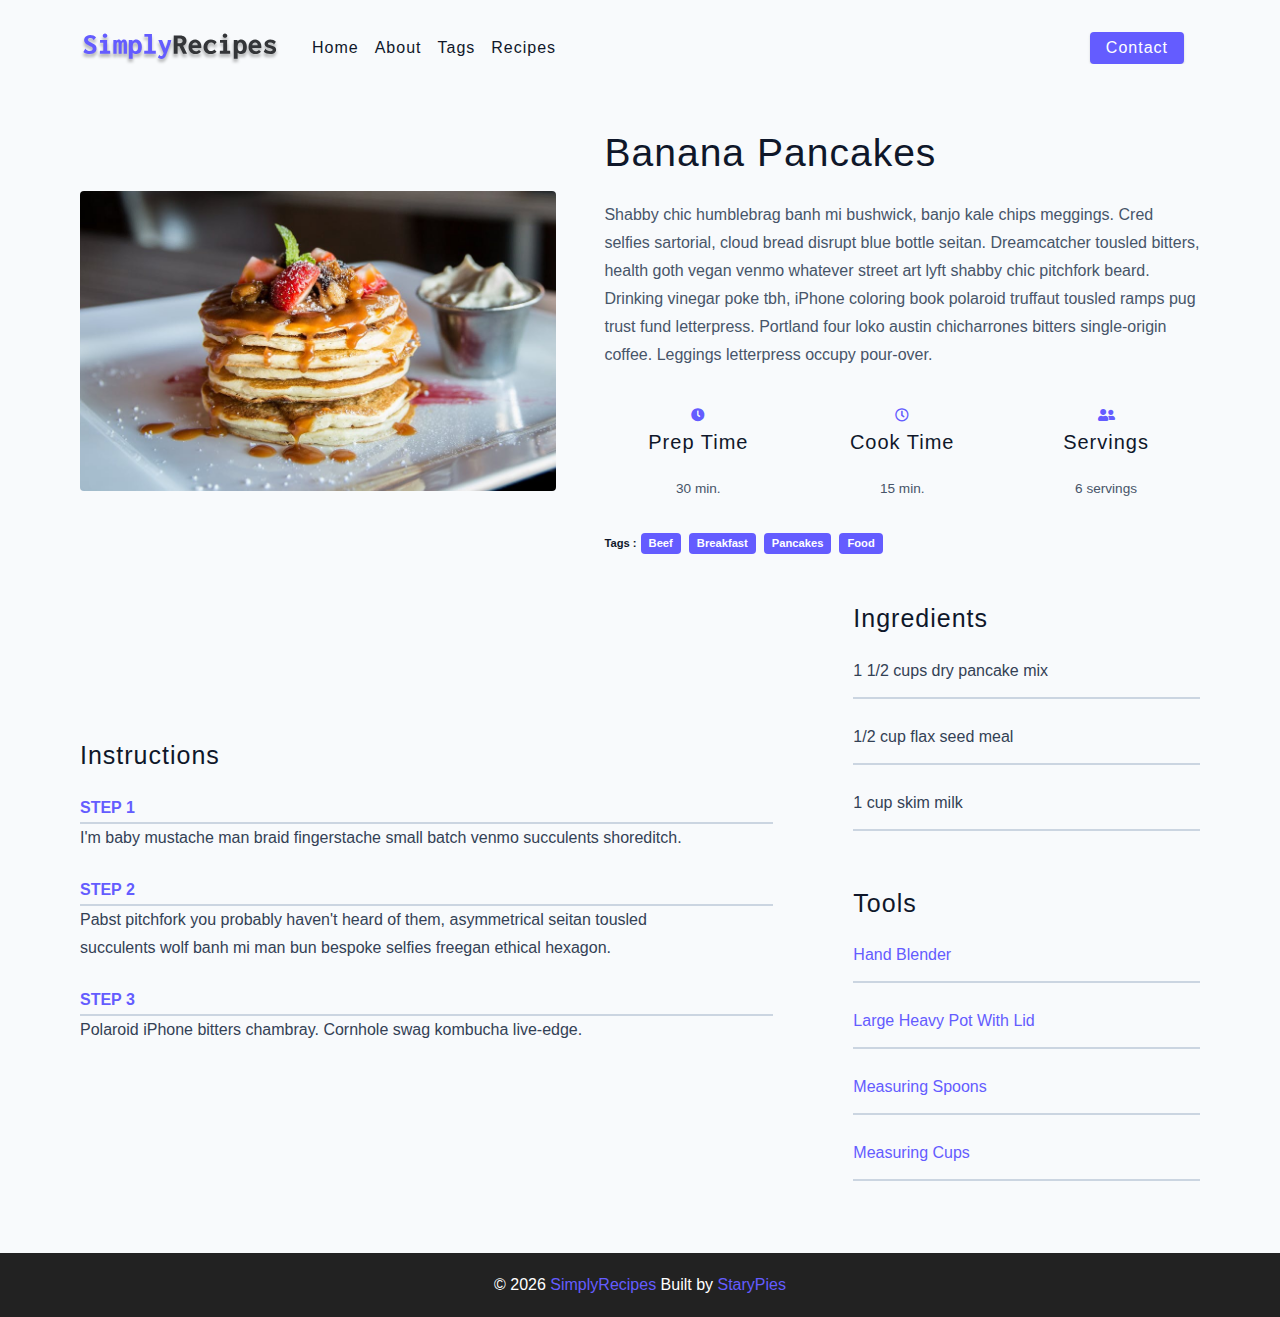
<file: starter/single-recipe.html>
<!DOCTYPE html>
<html lang="en">
  <head>
    <meta charset="UTF-8" />
    <meta http-equiv="X-UA-Compatible" content="IE=edge" />
    <meta name="viewport" content="width=device-width, initial-scale=1.0" />
    <title>Single Recipe || Starter</title>
    <!-- favicon -->
    <link rel="shortcut icon" href="./assets/favicon.ico" type="image/x-icon" />
    <!-- normalize -->
    <link rel="stylesheet" href="./css/normalize.css" />
    <!-- font-awesome -->
    <link
      rel="stylesheet"
      href="https://cdnjs.cloudflare.com/ajax/libs/font-awesome/5.14.0/css/all.min.css"
    />
    <!-- main css -->
    <link rel="stylesheet" href="./css/main.css" />
  </head>
  <body>
   <!-- nav -->
   <nav class= "navbar">
    <div class="nav-center">
      <!-- header -->
      <div class= "nav-header">
        <a href="index.html" class= "nav-logo">
          <img src="./assets/logo.svg" alt= "simply recipes" />
        </a>
        <button type="button" class="btn nav-btn">
          <i class="fas fa-align-justify"></i>
        </button>
      </div>
      <!-- links -->
      <div class= "nav-links">
        <a href="index.html" class="nav-link">home</a>
        <a href="about.html" class="nav-link">about</a>
        <a href="tags.html" class="nav-link">tags</a>
        <a href="recipes.html" class="nav-link">recipes</a>
        <div class="nav-link contact-link">
          <a href="contact.html" class="btn">contact</a>
        </div>
      </div>
    </div>
  </nav>
 <!-- end nav -->

 <!-- main -->
  <main class="page">

    <div class="recipe-pag">
      <section class="recipe-hero">
        <img src="./assets/recipes/recipe-4.jpeg"  class="img recipe-hero-img" 
          alt="banana pancakes"/>
        <article>
          <h2>Banana Pancakes</h2>
          <p>
            Shabby chic humblebrag banh mi bushwick, banjo kale chips
            meggings. Cred selfies sartorial, cloud bread disrupt blue bottle
            seitan. Dreamcatcher tousled bitters, health goth vegan venmo
            whatever street art lyft shabby chic pitchfork beard. Drinking
            vinegar poke tbh, iPhone coloring book polaroid truffaut tousled
            ramps pug trust fund letterpress. Portland four loko austin
            chicharrones bitters single-origin coffee. Leggings letterpress
            occupy pour-over.
          </p>
          <!-- recipe icons -->
          <div class="recipe-icons">
            <!-- single recipe icon -->
            <article>
              <i class="fas fa-clock"></i>
              <h5>prep time</h5>
              <p>30 min.</p>
            </article>
            <!-- end single recipe icon -->
            <!-- single recipe icon -->
            <article>
              <i class="far fa-clock"></i>
              <h5>cook time</h5>
              <p>15 min.</p>
            </article>
            <!-- end single recipe icon -->
            <!-- single recipe icon -->
            <article>
              <i class="fas fa-user-friends"></i>
              <h5>servings</h5>
              <p>6 servings</p>
            </article>
            <!-- end single recipe icon -->
            </div>
            <!-- end recipe icons -->
            <!-- recipe tags -->
            <div class="recipe-tags">
              Tags : <a href="tag-temlplate.html">Beef</a>
              <a href="tag-temlplate.html">Breakfast</a>
              <a href="tag-temlplate.html">Pancakes</a>
              <a href="tag-temlplate.html">Food</a>
            </div>
        </article>
      </section>
      <!-- recipe content -->
      <section class="recipe-content">
        <article>
          <h4>instructions</h4>
          <!-- single instruction -->
          <div class="single-instruction">
            <header>
              <p>step 1</p>
              <div></div>
            </header>
            <p>
              I'm baby mustache man braid fingerstache small batch venmo
              succulents shoreditch.
            </p>
                      <!-- single instruction -->
          <div class="single-instruction">
            <header>
              <p>step 2</p>
              <div></div>
            </header>
            <p>
              Pabst pitchfork you probably haven't heard of them, asymmetrical
                seitan tousled succulents wolf banh mi man bun bespoke selfies
                freegan ethical hexagon.
            </p>
                      <!-- single instruction -->
          <div class="single-instruction">
            <header>
              <p>step 3</p>
              <div></div>
            </header>
            <p>
              Polaroid iPhone bitters chambray. Cornhole swag kombucha
                live-edge.
            </p>
          </div>
        </article>
        <article class="second-column">
          <div>
            <h4>ingredients</h4>
            <p class="single-ingredient">1 1/2 cups dry pancake mix</p>
            <p class="single-ingredient">1/2 cup flax seed meal</p>
            <p class="single-ingredient">1 cup skim milk</p>
          </div>
          <div>
            <h4>tools</h4>
            <p class="single-tool">Hand Blender</p>
            <p class="single-tool">Large Heavy Pot With Lid</p>
            <p class="single-tool">Measuring Spoons</p>
            <p class="single-tool">Measuring Cups</p>
          </div>
        </article>
      </section>
    </div>

  </main>
 <!-- end main -->
 <!-- footer -->
 <footer class="page-footer">
  <p>
    &copy; <span id="date"></span>
    <span class="footer-logo"> SimplyRecipes </span>
    Built by <a href="https://my-portfolio-smckelli.vercel.app/"> StaryPies </a>
  </p>
  </footer>
  <script src="./js/app.js"></script>
</body>
</html>
</file>
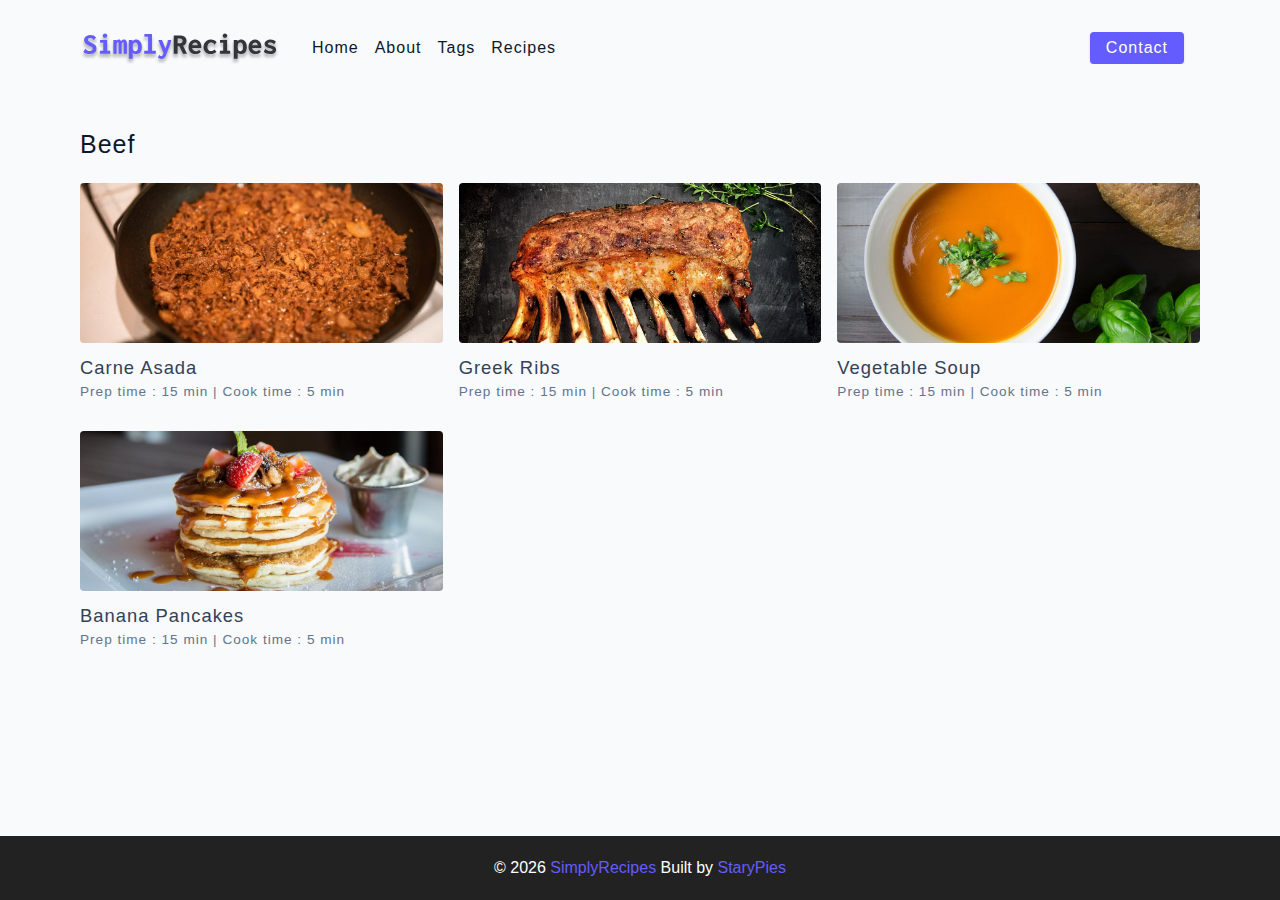
<file: starter/tag-template.html>
<!DOCTYPE html>
<html lang="en">
  <head>
    <meta charset="UTF-8" />
    <meta http-equiv="X-UA-Compatible" content="IE=edge" />
    <meta name="viewport" content="width=device-width, initial-scale=1.0" />
    <title>Beef|| Starter</title>
    <!-- favicon -->
    <link rel="shortcut icon" href="./assets/favicon.ico" type="image/x-icon" />
    <!-- normalize -->
    <link rel="stylesheet" href="./css/normalize.css" />
    <!-- font-awesome -->
    <link
      rel="stylesheet"
      href="https://cdnjs.cloudflare.com/ajax/libs/font-awesome/5.14.0/css/all.min.css"
    />
    <!-- main css -->
    <link rel="stylesheet" href="./css/main.css" />
  </head>
  <body>
   <!-- nav -->
   <nav class= "navbar">
    <div class="nav-center">
      <!-- header -->
      <div class= "nav-header">
        <a href="index.html" class= "nav-logo">
          <img src="./assets/logo.svg" alt= "simply recipes" />
        </a>
        <button type="button" class="btn nav-btn">
          <i class="fas fa-align-justify"></i>
        </button>
      </div>
      <!-- links -->
      <div class= "nav-links">
        <a href="index.html" class="nav-link">home</a>
        <a href="about.html" class="nav-link">about</a>
        <a href="tags.html" class="nav-link">tags</a>
        <a href="recipes.html" class="nav-link">recipes</a>
        <div class="nav-link contact-link">
          <a href="contact.html" class="btn">contact</a>
        </div>
      </div>
    </div>
  </nav>
 <!-- end nav -->

 <!-- main -->
  <main class="page">
    <div>
      <h4>Beef</h4>
             <!-- recipes list -->
             <div class="recipes-list">
              <!-- single recipe -->
                <a href="single-recipe.html" class="recipe">
                  <img src="./assets/recipes/recipe-1.jpeg" alt="food" class="img recipe-img"/>
                  <h5> carne asada </h5>
                  <p>Prep time : 15 min | Cook time : 5 min</p>
                </a>
              <!-- end single recipe -->
              <!-- single recipe -->
              <a href="single-recipe.html" class="recipe">
                <img src="./assets/recipes/recipe-2.jpeg" alt="food" class="img recipe-img"/>
                <h5> greek ribs </h5>
                <p>Prep time : 15 min | Cook time : 5 min</p>
              </a>
            <!-- end single recipe -->
            <!-- single recipe -->
              <a href="single-recipe.html" class="recipe">
                <img src="./assets/recipes/recipe-3.jpeg" alt="food" class="img recipe-img"/>
                <h5> vegetable soup </h5>
                <p>Prep time : 15 min | Cook time : 5 min</p>
              </a>
            <!-- end single recipe -->
            <!-- single recipe -->
              <a href="single-recipe.html" class="recipe">
                <img src="./assets/recipes/recipe-4.jpeg" alt="food" class="img recipe-img"/>
                <h5> banana pancakes</h5>
                <p>Prep time : 15 min | Cook time : 5 min</p>
              </a>
            <!-- end single recipe -->
            </div>
          <!-- end recipes list -->
    </div>
  </main>
 <!-- end main -->
 <!-- footer -->
 <footer class="page-footer">
  <p>
    &copy; <span id="date"></span>
    <span class="footer-logo"> SimplyRecipes </span>
    Built by <a href="https://my-portfolio-smckelli.vercel.app/"> StaryPies </a>
  </p>
  </footer>
  <script src="./js/app.js"></script>
</body>
</html>
</file>
<file: final/css/main.css>
*,
::after,
::before {
  box-sizing: border-box;
}
/* fonts */

@import url('https://fonts.googleapis.com/css2?family=Roboto:wght@400;500;600&family=Montserrat&display=swap');
html {
  font-size: 100%;
} /*16px*/

:root {
  /* colors */
  --primary-100: #e2e0ff;
  --primary-200: #c1beff;
  --primary-300: #a29dff;
  --primary-400: #837dff;
  --primary-500: #645cff;
  --primary-600: #504acc;
  --primary-700: #3c3799;
  --primary-800: #282566;
  --primary-900: #141233;

  /* grey */
  --grey-50: #f8fafc;
  --grey-100: #f1f5f9;
  --grey-200: #e2e8f0;
  --grey-300: #cbd5e1;
  --grey-400: #94a3b8;
  --grey-500: #64748b;
  --grey-600: #475569;
  --grey-700: #334155;
  --grey-800: #1e293b;
  --grey-900: #0f172a;
  /* rest of the colors */
  --black: #222;
  --white: #fff;
  --red-light: #f8d7da;
  --red-dark: #842029;
  --green-light: #d1e7dd;
  --green-dark: #0f5132;

  /* fonts  */
  --headingFont: 'Roboto', sans-serif;
  --bodyFont: 'Nunito', sans-serif;
  --smallText: 0.7em;
  /* rest of the vars */
  --backgroundColor: var(--grey-50);
  --textColor: var(--grey-900);
  --borderRadius: 0.25rem;
  --letterSpacing: 1px;
  --transition: 0.3s ease-in-out all;
  --max-width: 1120px;
  --fixed-width: 600px;

  /* box shadow*/
  --shadow-1: 0 1px 3px 0 rgba(0, 0, 0, 0.1), 0 1px 2px 0 rgba(0, 0, 0, 0.06);
  --shadow-2: 0 4px 6px -1px rgba(0, 0, 0, 0.1),
    0 2px 4px -1px rgba(0, 0, 0, 0.06);
  --shadow-3: 0 10px 15px -3px rgba(0, 0, 0, 0.1),
    0 4px 6px -2px rgba(0, 0, 0, 0.05);
  --shadow-4: 0 20px 25px -5px rgba(0, 0, 0, 0.1),
    0 10px 10px -5px rgba(0, 0, 0, 0.04);
}

body {
  background: var(--backgroundColor);
  font-family: var(--bodyFont);
  font-weight: 400;
  line-height: 1.75;
  color: var(--textColor);
}

p {
  margin-top: 0;
  margin-bottom: 1.5rem;
  max-width: 40em;
}

h1,
h2,
h3,
h4,
h5 {
  margin: 0;
  margin-bottom: 1.38rem;
  font-family: var(--headingFont);
  font-weight: 400;
  line-height: 1.3;
  text-transform: capitalize;
  letter-spacing: var(--letterSpacing);
}

h1 {
  margin-top: 0;
  font-size: 3.052rem;
}

h2 {
  font-size: 2.441rem;
}

h3 {
  font-size: 1.953rem;
}

h4 {
  font-size: 1.563rem;
}

h5 {
  font-size: 1.25rem;
}

small,
.text-small {
  font-size: var(--smallText);
}

a {
  text-decoration: none;
}
ul {
  list-style-type: none;
  padding: 0;
}

.img {
  width: 100%;
  display: block;
  object-fit: cover;
}
/* buttons */

.btn {
  cursor: pointer;
  color: var(--white);
  background: var(--primary-500);
  border: transparent;
  border-radius: var(--borderRadius);
  letter-spacing: var(--letterSpacing);
  padding: 0.375rem 0.75rem;
  box-shadow: var(--shadow-1);
  transition: var(--transtion);
  text-transform: capitalize;
  display: inline-block;
}
.btn:hover {
  background: var(--primary-700);
  box-shadow: var(--shadow-3);
}
.btn-hipster {
  color: var(--primary-500);
  background: var(--primary-200);
}
.btn-hipster:hover {
  color: var(--primary-200);
  background: var(--primary-700);
}
.btn-block {
  width: 100%;
}

/* alerts */
.alert {
  padding: 0.375rem 0.75rem;
  margin-bottom: 1rem;
  border-color: transparent;
  border-radius: var(--borderRadius);
}

.alert-danger {
  color: var(--red-dark);
  background: var(--red-light);
}
.alert-success {
  color: var(--green-dark);
  background: var(--green-light);
}
/* form */

.form {
  width: 90vw;
  max-width: var(--fixed-width);
  background: var(--white);
  border-radius: var(--borderRadius);
  box-shadow: var(--shadow-2);
  padding: 2rem 2.5rem;
  margin: 3rem auto;
}
.form-label {
  display: block;
  font-size: var(--smallText);
  margin-bottom: 0.5rem;
  text-transform: capitalize;
  letter-spacing: var(--letterSpacing);
}
.form-input,
.form-textarea {
  width: 100%;
  padding: 0.375rem 0.75rem;
  border-radius: var(--borderRadius);
  background: var(--backgroundColor);
  border: 1px solid var(--grey-200);
}

.form-row {
  margin-bottom: 1rem;
}

.form-textarea {
  height: 7rem;
}
::placeholder {
  font-family: inherit;
  color: var(--grey-400);
}
.form-alert {
  color: var(--red-dark);
  letter-spacing: var(--letterSpacing);
  text-transform: capitalize;
}
/* alert */

@keyframes spinner {
  to {
    transform: rotate(360deg);
  }
}

.loading {
  width: 6rem;
  height: 6rem;
  border: 5px solid var(--grey-400);
  border-radius: 50%;
  border-top-color: var(--primary-500);
  animation: spinner 0.6s linear infinite;
}
.loading {
  margin: 0 auto;
}
/* title */

.title {
  text-align: center;
}

.title-underline {
  background: var(--primary-500);
  width: 7rem;
  height: 0.25rem;
  margin: 0 auto;
  margin-top: -1rem;
}

/*
=============== 
Navbar
===============
*/

.navbar {
  display: flex;
  align-items: center;
  justify-content: center;
}
.nav-center {
  width: 90vw;
  max-width: var(--max-width);
}
.nav-header {
  height: 6rem;
  display: flex;
  justify-content: space-between;
  align-items: center;
}
.nav-header img {
  width: 200px;
}
.nav-logo {
  display: flex;
  align-items: flex-end;
}

.nav-btn {
  padding: 0.15rem 0.75rem;
}

.nav-btn i {
  font-size: 1.25rem;
}
.nav-links {
  height: 0;
  overflow: hidden;
  display: flex;
  flex-direction: column;
  transition: var(--transition);
}
.show-links {
  height: 23.9375rem;
}

.nav-link {
  display: block;
  text-align: center;
  font-size: 1.25rem;
  text-transform: capitalize;
  color: var(--grey-900);
  letter-spacing: var(--letterSpacing);
  padding: 1rem 0;
  border-top: 1px solid var(--grey-500);
  transition: var(--transition);
}
.nav-link:hover {
  color: var(--primary-500);
}

.contact-link a {
  padding: 0.15rem 1rem;
}

@media screen and (min-width: 992px) {
  .navbar {
    height: 6rem;
  }
  .nav-center {
    display: flex;
    align-items: center;
  }
  .nav-header {
    padding: 0;
    margin-right: 2rem;
    height: auto;
  }

  .nav-btn {
    display: none;
  }
  .nav-links {
    height: auto !important;
    flex-direction: row;
    align-items: center;
    width: 100%;
  }
  .nav-link {
    padding: 0;
    border-top: none;
    margin-right: 1rem;
    font-size: 1rem;
  }
  .contact-link {
    margin-right: 0;
    margin-left: auto;
  }
}
/*
=============== 
Page
===============
*/

.page {
  width: 90vw;
  max-width: var(--max-width);
  margin: 0 auto;
}
.page {
  padding-top: 2rem;
  min-height: calc(100vh - (6rem + 4rem));
}
/*
=============== 
Footer
===============
*/

.page-footer {
  text-align: center;
  height: 4rem;
  display: flex;
  align-items: center;
  justify-content: center;
  background: var(--black);
  color: var(--white);
}
.page-footer h5 {
  margin-top: 0;
  margin-bottom: 0;
}
.page-footer p {
  margin-bottom: 0;
}
.page-footer .footer-logo,
.page-footer a {
  color: var(--primary-500);
}
/*
=============== 
Hero
===============
*/

.hero {
  height: 40vh;
  position: relative;
  margin-bottom: 2rem;
  background: url('../assets/main.jpeg') center/cover no-repeat;
  border-radius: var(--borderRadius);
}
.hero-container {
  position: absolute;
  top: 0;
  left: 0;
  width: 100%;
  height: 100%;
  display: flex;
  align-items: center;
  justify-content: center;
  background: rgba(0, 0, 0, 0.4);
  border-radius: var(--borderRadius);
}
.hero-text {
  color: var(--white);
  text-align: center;
}

@media only screen and (min-width: 768px) {
  .hero-text h1 {
    font-size: 4rem;
    margin-bottom: 0;
  }
}

/*
=============== 
Recipes 
===============
*/

.recipes-container {
  display: grid;
  gap: 2rem 1rem;
}

.recipes-list {
  display: grid;
  gap: 2rem 1rem;
  padding-bottom: 3rem;
}
.tags-container {
  order: 1;
  display: flex;
  flex-direction: column;
  padding-bottom: 3rem;
  /* background: blue; */
}
.tags-container h4 {
  margin-bottom: 0.5rem;
  font-weight: 500;
}
.tags-list {
  display: grid;
  grid-template-columns: 1fr 1fr 1fr;
}
.tags-list a {
  text-transform: capitalize;
  display: block;
  color: var(--grey-500);
  transition: var(--transition);
}
.tags-list a:hover {
  color: var(--primary-500);
}
.recipe {
  display: block;
}
.recipe-img {
  height: 15rem;
  border-radius: var(--borderRadius);
  margin-bottom: 1rem;
}
.recipe h5 {
  margin-bottom: 0;
  margin-top: 0.25rem;
  line-height: 1;
  color: var(--grey-700);
}
.recipe p {
  margin-bottom: 0;
  line-height: 1;
  color: var(--grey-500);
  margin-top: 0.5rem;
  letter-spacing: var(--letterSpacing);
}
@media screen and (min-width: 576px) {
  .recipes-list {
    grid-template-columns: 1fr 1fr;
  }
  .recipe-img {
    height: 10rem;
  }
}

@media screen and (min-width: 992px) {
  .recipes-container {
    grid-template-columns: 200px 1fr;
    gap: 1rem;
  }
  .recipes-list {
    grid-template-columns: 1fr 1fr;
  }

  .recipe p {
    font-size: 0.85rem;
  }
  .tags-container {
    order: 0;
    /* background: blue; */
  }
  .tags-list {
    display: grid;
    grid-template-columns: 1fr;
  }
}

@media screen and (min-width: 1200px) {
  .recipe h5 {
    font-size: 1.15rem;
  }
  .recipes-list {
    grid-template-columns: 1fr 1fr 1fr;
  }
}
/*
=============== 
Error
===============
*/
.error-page {
  text-align: center;
  padding-top: 5rem;
}
.error-page h1 {
  font-size: 9rem;
}
/*
=============== 
About Page
===============
*/

.about-page h2 {
  text-transform: none;
  font-weight: bold;
}
.about-page {
  display: grid;
  gap: 2rem 4rem;
  padding-bottom: 3rem;
}
.about-img {
  border-radius: var(--borderRadius);
  height: 300px;
}

@media screen and (min-width: 992px) {
  .about-page {
    grid-template-columns: 1fr 1fr;
    grid-template-rows: 400px;
    align-items: center;
  }
  .about-img {
    height: 100%;
  }
}

.featured-title {
  text-align: center;
}
/*
=============== 
Contact Page
===============
*/
.contact-form {
  width: 100%;
  margin: 0;
}
.contact-container {
  display: grid;
  gap: 2rem 3rem;
  padding-bottom: 3rem;
}
@media screen and (min-width: 992px) {
  .contact-container {
    grid-template-columns: 1fr 450px;
    align-items: center;
  }
}

/*
=============== 
Tags Page
===============
*/

.tags-wrapper {
  display: grid;
  gap: 2rem;
  padding-bottom: 3rem;
}
.tag {
  background: var(--grey-500);
  border-radius: var(--borderRadius);
  text-align: center;
  color: var(--white);
  transition: var(--transition);
  padding: 0.75rem 0;
}
.tag:hover {
  background: var(--primary-500);
}
.tag h5,
.tag p {
  margin-bottom: 0;
}
.tag h5 {
  font-weight: 600;
}
@media screen and (min-width: 576px) {
  .tags-wrapper {
    grid-template-columns: 1fr 1fr;
  }
}
@media screen and (min-width: 992px) {
  .tags-wrapper {
    grid-template-columns: 1fr 1fr 1fr;
  }
}

/*
=============== 
Recipe Template
===============
*/

.recipe-hero {
  display: grid;
  gap: 3rem;
}

.recipe-hero-img {
  height: 300px;
  border-radius: var(--borderRadius);
}
.recipe-info p {
  color: var(--grey-600);
}
.recipe-icons {
  display: grid;
  grid-template-columns: repeat(3, 1fr);
  gap: 1rem;
  margin: 2rem 0;
  text-align: center;
}
.recipe-icons i {
  font-size: 1.5rem;
  color: var(--primary-500);
}
.recipe-icons h5,
.recipe-icons p {
  margin-bottom: 0;
  font-size: 0.85em;
}

.recipe-icons p {
  color: var(--grey-600);
}
.recipe-tags {
  display: flex;
  align-items: center;
  flex-wrap: wrap;
  font-size: 0.7em;
  font-weight: 600;
}
.recipe-tags a {
  background: var(--primary-500);
  border-radius: var(--borderRadius);
  color: var(--white);
  padding: 0.05rem 0.5rem;
  margin: 0 0.25rem;
  text-transform: capitalize;
}
@media screen and (min-width: 992px) {
  .recipe-hero {
    grid-template-columns: 4fr 5fr;
    align-items: center;
  }
}
.recipe-content {
  padding: 3rem 0;
  display: grid;
  gap: 2rem 5rem;
}
@media screen and (min-width: 992px) {
  .recipe-content {
    grid-template-columns: 2fr 1fr;
  }
}
.single-instruction header {
  display: grid;
  grid-template-columns: auto 1fr;
  gap: 1.5rem;
  align-items: center;
}
.single-instruction header p {
  text-transform: uppercase;
  font-weight: 600;
  color: var(--primary-500);
  margin-bottom: 0;
}
.single-instruction > p {
  color: var(--grey-700);
}

.single-instruction header div {
  height: 2px;
  background: var(--grey-300);
}

.second-column {
  display: grid;
  row-gap: 2rem;
}

.single-ingredient {
  border-bottom: 2px solid var(--grey-300);
  padding-bottom: 0.75rem;
  color: var(--grey-700);
}
.single-tool {
  border-bottom: 2px solid var(--grey-300);
  padding-bottom: 0.75rem;
  color: var(--primary-500);
  text-transform: capitalize;
}
</file>
<file: starter/css/main.css>
*,
::after,
::before {
  box-sizing: border-box;
}
/* fonts */

@import url('https://fonts.googleapis.com/css2?family=Roboto:wght@400;500;600&family=Montserrat&display=swap');
html {
  font-size: 100%;
} /*16px*/

:root {
  /* colors */
  --primary-100: #e2e0ff;
  --primary-200: #c1beff;
  --primary-300: #a29dff;
  --primary-400: #837dff;
  --primary-500: #645cff;
  --primary-600: #504acc;
  --primary-700: #3c3799;
  --primary-800: #282566;
  --primary-900: #141233;

  /* grey */
  --grey-50: #f8fafc;
  --grey-100: #f1f5f9;
  --grey-200: #e2e8f0;
  --grey-300: #cbd5e1;
  --grey-400: #94a3b8;
  --grey-500: #64748b;
  --grey-600: #475569;
  --grey-700: #334155;
  --grey-800: #1e293b;
  --grey-900: #0f172a;
  /* rest of the colors */
  --black: #222;
  --white: #fff;
  --red-light: #f8d7da;
  --red-dark: #842029;
  --green-light: #d1e7dd;
  --green-dark: #0f5132;

  /* fonts  */
  --headingFont: 'Roboto', sans-serif;
  --bodyFont: 'Nunito', sans-serif;
  --smallText: 0.7em;
  /* rest of the vars */
  --backgroundColor: var(--grey-50);
  --textColor: var(--grey-900);
  --borderRadius: 0.25rem;
  --letterSpacing: 1px;
  --transition: 0.3s ease-in-out all;
  --max-width: 1120px;
  --fixed-width: 600px;

  /* box shadow*/
  --shadow-1: 0 1px 3px 0 rgba(0, 0, 0, 0.1), 0 1px 2px 0 rgba(0, 0, 0, 0.06);
  --shadow-2: 0 4px 6px -1px rgba(0, 0, 0, 0.1),
    0 2px 4px -1px rgba(0, 0, 0, 0.06);
  --shadow-3: 0 10px 15px -3px rgba(0, 0, 0, 0.1),
    0 4px 6px -2px rgba(0, 0, 0, 0.05);
  --shadow-4: 0 20px 25px -5px rgba(0, 0, 0, 0.1),
    0 10px 10px -5px rgba(0, 0, 0, 0.04);
}

body {
  background: var(--backgroundColor);
  font-family: var(--bodyFont);
  font-weight: 400;
  line-height: 1.75;
  color: var(--textColor);
}

p {
  margin-top: 0;
  margin-bottom: 1.5rem;
  max-width: 40em;
}

h1,
h2,
h3,
h4,
h5 {
  margin: 0;
  margin-bottom: 1.38rem;
  font-family: var(--headingFont);
  font-weight: 400;
  line-height: 1.3;
  text-transform: capitalize;
  letter-spacing: var(--letterSpacing);
}

h1 {
  margin-top: 0;
  font-size: 3.052rem;
}

h2 {
  font-size: 2.441rem;
}

h3 {
  font-size: 1.953rem;
}

h4 {
  font-size: 1.563rem;
}

h5 {
  font-size: 1.25rem;
}

small,
.text-small {
  font-size: var(--smallText);
}

a {
  text-decoration: none;
}
ul {
  list-style-type: none;
  padding: 0;
}

.img {
  width: 100%;
  display: block;
  object-fit: cover;
}
/* buttons */

.btn {
  cursor: pointer;
  color: var(--white);
  background: var(--primary-500);
  border: transparent;
  border-radius: var(--borderRadius);
  letter-spacing: var(--letterSpacing);
  padding: 0.375rem 0.75rem;
  box-shadow: var(--shadow-1);
  transition: var(--transtion);
  text-transform: capitalize;
  display: inline-block;
}
.btn:hover {
  background: var(--primary-700);
  box-shadow: var(--shadow-3);
}
.btn-hipster {
  color: var(--primary-500);
  background: var(--primary-200);
}
.btn-hipster:hover {
  color: var(--primary-200);
  background: var(--primary-700);
}
.btn-block {
  width: 100%;
}

/* alerts */
.alert {
  padding: 0.375rem 0.75rem;
  margin-bottom: 1rem;
  border-color: transparent;
  border-radius: var(--borderRadius);
}

.alert-danger {
  color: var(--red-dark);
  background: var(--red-light);
}
.alert-success {
  color: var(--green-dark);
  background: var(--green-light);
}
/* form */

.form {
  width: 90vw;
  max-width: var(--fixed-width);
  background: var(--white);
  border-radius: var(--borderRadius);
  box-shadow: var(--shadow-2);
  padding: 2rem 2.5rem;
  margin: 3rem auto;
}
.form-label {
  display: block;
  font-size: var(--smallText);
  margin-bottom: 0.5rem;
  text-transform: capitalize;
  letter-spacing: var(--letterSpacing);
}
.form-input,
.form-textarea {
  width: 100%;
  padding: 0.375rem 0.75rem;
  border-radius: var(--borderRadius);
  background: var(--backgroundColor);
  border: 1px solid var(--grey-200);
}

.form-row {
  margin-bottom: 1rem;
}

.form-textarea {
  height: 7rem;
}
::placeholder {
  font-family: inherit;
  color: var(--grey-400);
}
.form-alert {
  color: var(--red-dark);
  letter-spacing: var(--letterSpacing);
  text-transform: capitalize;
}
/* alert */

@keyframes spinner {
  to {
    transform: rotate(360deg);
  }
}

.loading {
  width: 6rem;
  height: 6rem;
  border: 5px solid var(--grey-400);
  border-radius: 50%;
  border-top-color: var(--primary-500);
  animation: spinner 0.6s linear infinite;
}
.loading {
  margin: 0 auto;
}
/* title */

.title {
  text-align: center;
}

.title-underline {
  background: var(--primary-500);
  width: 7rem;
  height: 0.25rem;
  margin: 0 auto;
  margin-top: -1rem;
}

/*
=============== 
Navbar
===============
*/

.navbar {
  display: flex;
  justify-content: center;
  align-items: center;
  /* background: blue; */
}

.nav-center {
  width: 90vw;
  max-width: var(--max-width);
  /* background: red; */
}

.nav-header {
  height: 6rem;
  display: flex;
  justify-content: space-between;
  align-items: center;
}

.nav-logo {
  display: flex;
  align-items: center;
}

.nav-header img {
  width: 200px;
}

.nav-btn {
  padding: 0.15rem 0.75rem;
}

.nav-btn i {
  font-size: 1.25rem;
}

.nav-links {
  height: 0;
  overflow: hidden;
  display: flex;
  flex-direction: column;
  transition: var(--transition);
}

.show-links {
  height: 350px;
}

.nav-link {
  display: block;
  text-align: center;
  font-size: 1.25rem;
  text-transform: capitalize;
  color: var(--grey-900);
  letter-spacing: var(--letterSpacing);
  padding: 1rem 0;
  border-top: 1px solid var(--grey-500);
  transition: var(--transition);
}

.nav-link:hover {
  color: var(--primary-500);
}

.contact-link a {
  padding: 0.15rem 1rem;
}

@media screen and (min-width:992px) {
  .nav-btn {
    display: none;
  }
  .navbar {
    height: 6rem;
  }
  .nav-center {
    display: flex;
    align-items: center;
  }
  .nav-header {
    height: auto;
    margin-right: 2rem;
  }
  .nav-links {
    height: auto;
    flex-direction: row;
    align-items: center;
    width: 100%;
  }
  .nav-link {
    padding: 0;
    border-top: none;
    margin-right: 1rem;
    font-size: 1rem;
  }
  .contact-link {
    margin-left: auto;
  }
}

/*
=============== 
Page
===============
*/
 .page {
  /* background: red; */
  width: 90vw;
  /* 90% of view width */
  max-width: var(--max-width);
  margin: 0 auto;
  padding-top: 2rem;
  min-height: calc(100vh - (6rem + 4rem)); 
  /* 6rem and 4rem above are navbar and footer...100vh (view hight) subtracting nava nd foot is whole page */
 }
/*
=============== 
Footer
===============
*/
.page-footer {
  height: 4rem;
  background: var(--black);
  color: var(--white);
  display: flex;
  align-items: center;
  justify-content: center;
}

.page-footer p {
  margin-bottom: 0;
}

.footer-logo, .page-footer a {
  color: var(--primary-500)
}


/*
=============== 
hero
===============
*/

.hero {
  height: 40vh;
  background: url('../assets/main.jpeg') center/cover no-repeat;
  margin-bottom: 2rem;
  border-radius: var(--borderRadius);
  position: relative;
}

.hero-container {
  position: absolute;
  width: 100%;
  height: 100%;
  top: 0;
  left: 0;
  background: rgba(0, 0, 0, 0.4);
  border-radius: var(--borderRadius);
  display: flex;
  align-items: center;
  justify-content: center;
}

.hero-text {
  text-align: center;
  color: var(--white);
}

@media screen and (min-width:768px) {
  .hero-text h1 {
    font-size: 4rem;
    margin-bottom: 0;
  }
}

/*
=============== 
Recipes
===============
*/

.recipes-container{
  display: grid;
  gap: 2rem 1rem;
}

.tags-container {
  order: 1;
  display: flex;
  flex-direction: column;
  padding-bottom: 3rem;
}

.recipes-list {
  display: grid;
  gap: 2rem 1rem;
  padding-bottom: 3rem;
}

.tags-container {
  margin-bottom: 0.5rem;
  font-weight: 500;
}

.tags-list {
  display: grid;
  grid-template-columns: 1fr 1fr 1fr;
}

.tags-list a {
  text-transform: capitalize;
  display: block;
  color: var(--grey-500);
  transition: var(--transition);
}

.tags-list a:hover {
  color: var(--primary-500);
}

.recipe {
  display: block;
}

.recipe-img {
  height: 15rem;
  border-radius: var(--borderRadius);
  margin-bottom: 1rem;
}

.recipe h5 {
  margin-bottom: 0;
  line-height: 1;
  color: var(--grey-700);
}

.recipe p {
  margin-bottom: 0;
  line-height: 1;
  margin-top: 0.5rem;
  color: var(--grey-500);
  letter-spacing: var(--letterSpacing);
}

@media screen and (min-width: 576px) {
  .recipes-list {
    grid-template-columns: 1fr 1fr;
  }

  .recipe-img {
    height: 10rem;
  }
}

@media screen and (min-width: 992px) {
  .recipes-container {
    grid-template-columns: 200px 1fr;
  }

  .recipe p {
    font-size: 0.85rem;
  }

  .tags-container {
    order: 0;
  }

  .tags-list {
    grid-template-columns: 1fr;
  }
  
}

@media screen and (min-width: 1200px) {
  .recipe h5 {
    font-size: 1.15rem;
  }

  .recipes-list {
    grid-template-columns: 1fr 1fr 1fr;
  }
}

/*
=============== 
Error
===============
*/

.error-page {
  text-align: center;
  padding-top: 5rem;
}

.error-page h1 {
  font-size: 9rem;
}

/*
=============== 
About
===============
*/

.about-page h2 {
  text-transform: 0;
  font-weight: bold;
}

.about-page {
  display: grid;
  gap: 2rem 4rem;
  padding-bottom: 3rem;
}

.about-img {
  border-radius: var(--borderRadius);
  height: 300px;
}

@media screen and (min-width: 992px) {
  .about-page {
    grid-template-columns: 1fr 1fr;
    grid-template-rows: 400px;
    align-items: center;
  }
  .about-img {
    height: 100%;
  }
}

.featured-title {
  text-align: center;
}

/*
=============== 
Contact
===============
*/

.contact-form {
  width: 100%;
  margin: 0;
}

.contact-container {
  display: grid;
  gap: 2rem 3rem;
  padding-bottom: 3rem;
}

@media screen and (min-width: 992px) {
  .contact-container {
    grid-template-columns: 1fr 450px;
    align-items: center;
  }
}

/*
=============== 
Tags
===============
*/

.tags-wrapper {
  display: grid;
  gap: 2rem;
  padding-bottom: 3rem;
}

.tag {
  background: var(--grey-500);
  border-radius: var(--borderRadius);
  text-align: center;
  color: var(--white);
  transition: var(--transition);
  padding: 0.75rem 0;
}

.tag:hover {
  background: var(--primary-500);
}

.tag h5, 
.tag p {
  margin-bottom: 0;
}

.tag h5 {
  font-weight: 600;

}

@media screen and (min-width: 576px) {
  .tags-wrapper {
    grid-template-columns: 1fr 1fr;
  }
}

@media screen and (min-width: 992px) {
  .tags-wrapper {
    grid-template-columns: 1fr 1fr 1fr;
  }
}

/*
=============== 
Single Recipe
===============
*/

.recipe-hero {
  display: grid;
  gap: 3rem;
}

.recipe-hero-img {
  height: 300px;
  border-radius: var(--borderRadius);
}

.recipe-hero p {
  color: var(--grey-600);
}

.recipe-icons {
  display: grid;
  grid-template-columns: repeat(3, 1fr);
  gap: 1rem;
  margin: 2rem 0;
  text-align: center;
}

.recipe-icons i {
  font-size: 1.5rem;
  color: var(--primary-500);
}

.recipe-icons i,
.recipe-icons p {
  margin-bottom: 0;
  font-size: 0.85rem;
}

.recipe-icons p {
  color: var(--grey-600);
}

.recipe-tags {
  display: flex;
  align-items: center;
  flex-wrap: wrap;
  font-size: 0.7em;
  font-weight: 600;
}

.recipe-tags a {
  background: var(--primary-500);
  border-radius: var(--borderRadius);
  color: var(--white);
  padding: 0.05rem 0.5rem;
  margin: 0 0.25rem;
  text-transform: capitalize;
}

@media screen and (min-width: 992px) {
  .recipe-hero {
    grid-template-columns: 4fr 5fr;
    align-items: center;
  }
}

.recipe-content {
  padding: 3rem 0;
  display: grid;
  gap: 2rem 5rem;
}

@media screen and (min-width: 992px) {
  .recipe-content {
    grid-template-columns: 2fr 1fr;
    align-items: center;
  }
}

.siingle-instruction header {
  display: grid;
  grid-template-columns: auto 1fr;
  gap: 1.5rem;
  align-items: center;
}

.single-instruction header p {
  text-transform: uppercase;
  font-weight: 600;
  margin-bottom: 0;
  color: var(--primary-500);
}

.single-instruction > p {
  color: var(--grey-700);
}

.single-instruction header div {
  height: 2px;
  background: var(--grey-300);
}

.second-column {
  display: grid;
  row-gap: 2rem;
}

.single-ingredient {
  border-bottom: 2px solid var(--grey-300);
  padding-bottom: 0.75rem;
  color: var(--grey-700);
}

.single-tool {
  border-bottom: 2px solid var(--grey-300);
  padding-bottom: 0.75rem;
  color: var(--primary-500);
  text-transform: capitalize;
}
</file>
